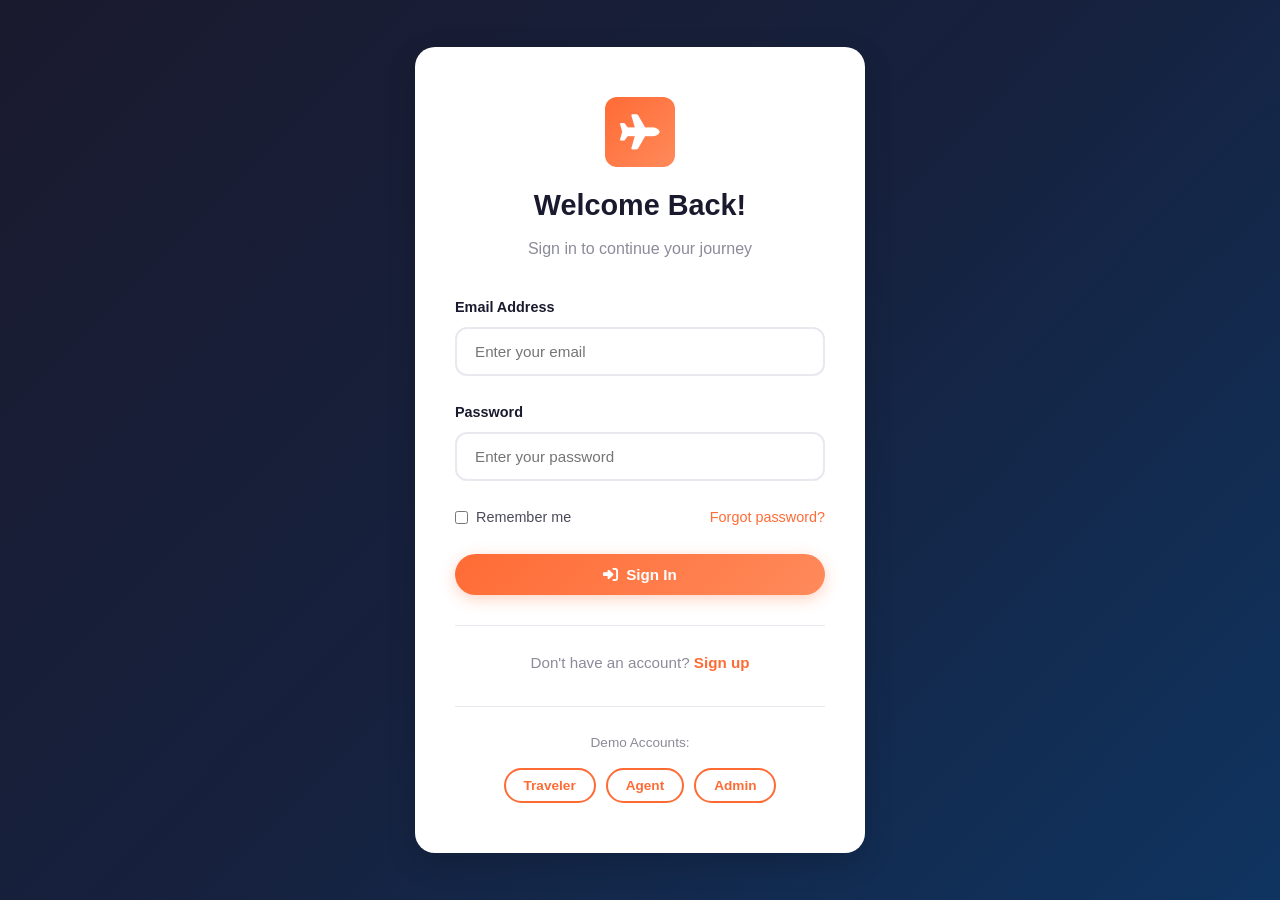
<file: frontend/admin-dashboard.html>
<!DOCTYPE html>
<html lang="en">
<head>
    <meta charset="UTF-8">
    <meta name="viewport" content="width=device-width, initial-scale=1.0">
    <title>Admin Dashboard - TourBook</title>
    <link rel="stylesheet" href="css/styles.css">
    <link rel="stylesheet" href="https://cdnjs.cloudflare.com/ajax/libs/font-awesome/6.4.0/css/all.min.css">
</head>
<body class="dashboard-page">
    <!-- Navigation -->
    <nav class="navbar">
        <div class="nav-container">
            <a href="index.html" class="logo">
                <div class="logo-icon">
                    <i class="fas fa-plane"></i>
                </div>
                Tour<span>Book</span>
            </a>
            <ul class="nav-links">
                <li><a href="index.html">Home</a></li>
                <li><a href="tours.html">Tours</a></li>
                <li><a href="admin-dashboard.html" class="active">Admin</a></li>
            </ul>
            <div class="nav-buttons" id="navAuthButtons">
                <a href="login.html" class="btn btn-outline btn-sm">Sign In</a>
            </div>
        </div>
    </nav>

    <!-- Dashboard Header -->
    <div class="dashboard-header">
        <div class="dashboard-header-content">
            <div>
                <h1>Admin Dashboard</h1>
                <p style="color: var(--gray);">Platform overview and management</p>
            </div>
            <button class="btn btn-primary" onclick="openAddAdminModal()">
                <i class="fas fa-user-plus"></i>
                Add Admin
            </button>
        </div>
    </div>

    <!-- Stats Grid -->
    <div class="dashboard-stats">
        <div class="stat-card">
            <div class="stat-card-icon blue">
                <i class="fas fa-users"></i>
            </div>
            <div class="stat-card-info">
                <h3 id="statUsers">0</h3>
                <p>Total Users</p>
            </div>
        </div>
        <div class="stat-card">
            <div class="stat-card-icon green">
                <i class="fas fa-map-marked-alt"></i>
            </div>
            <div class="stat-card-info">
                <h3 id="statTours">0</h3>
                <p>Active Tours</p>
            </div>
        </div>
        <div class="stat-card">
            <div class="stat-card-icon orange">
                <i class="fas fa-calendar-check"></i>
            </div>
            <div class="stat-card-info">
                <h3 id="statBookings">0</h3>
                <p>Total Bookings</p>
            </div>
        </div>
        <div class="stat-card">
            <div class="stat-card-icon purple">
                <i class="fas fa-dollar-sign"></i>
            </div>
            <div class="stat-card-info">
                <h3 id="statRevenue">$0</h3>
                <p>Total Revenue</p>
            </div>
        </div>
    </div>

    <!-- Dashboard Content -->
    <div class="dashboard-content">
        <div class="dashboard-tabs">
            <button class="dashboard-tab active" onclick="switchTab('overview')">Overview</button>
            <button class="dashboard-tab" onclick="switchTab('users')">Users</button>
            <button class="dashboard-tab" onclick="switchTab('tours')">Tours</button>
            <button class="dashboard-tab" onclick="switchTab('bookings')">Bookings</button>
            <button class="dashboard-tab" onclick="switchTab('payments')">Payments</button>
        </div>

        <!-- Overview Section -->
        <div id="overviewSection" class="dashboard-section">
            <h2 style="margin-bottom: 30px;">Platform Overview</h2>
            <div style="display: grid; grid-template-columns: repeat(auto-fit, minmax(300px, 1fr)); gap: 30px;">
                <div style="background: var(--light); border-radius: var(--radius-md); padding: 25px;">
                    <h3 style="font-size: 1.1rem; margin-bottom: 20px; color: var(--dark);">User Distribution</h3>
                    <div id="userDistribution">
                        <div class="loading"><div class="spinner"></div></div>
                    </div>
                </div>
                <div style="background: var(--light); border-radius: var(--radius-md); padding: 25px;">
                    <h3 style="font-size: 1.1rem; margin-bottom: 20px; color: var(--dark);">Booking Status</h3>
                    <div id="bookingStatus">
                        <div class="loading"><div class="spinner"></div></div>
                    </div>
                </div>
                <div style="background: var(--light); border-radius: var(--radius-md); padding: 25px;">
                    <h3 style="font-size: 1.1rem; margin-bottom: 20px; color: var(--dark);">Payment Methods</h3>
                    <div id="paymentMethods">
                        <div class="loading"><div class="spinner"></div></div>
                    </div>
                </div>
            </div>
        </div>

        <!-- Users Section -->
        <div id="usersSection" class="dashboard-section hidden">
            <div class="section-header-row">
                <h2>All Users</h2>
                <div style="display: flex; gap: 10px;">
                    <input type="text" id="userSearch" placeholder="Search users..." 
                        style="padding: 8px 15px; border: 2px solid var(--gray-lighter); border-radius: var(--radius-md);">
                    <select id="userRoleFilter" onchange="filterUsers()" style="padding: 8px 15px; border: 2px solid var(--gray-lighter); border-radius: var(--radius-md);">
                        <option value="">All Roles</option>
                        <option value="traveler">Traveler</option>
                        <option value="agent">Agent</option>
                        <option value="admin">Admin</option>
                    </select>
                </div>
            </div>
            <div id="usersTableContainer">
                <table class="data-table">
                    <thead>
                        <tr>
                            <th>User</th>
                            <th>Email</th>
                            <th>Role</th>
                            <th>Status</th>
                            <th>Joined</th>
                            <th>Actions</th>
                        </tr>
                    </thead>
                    <tbody id="usersTableBody">
                        <!-- Users loaded dynamically -->
                    </tbody>
                </table>
            </div>
        </div>

        <!-- Tours Section -->
        <div id="toursSection" class="dashboard-section hidden">
            <div class="section-header-row">
                <h2>All Tours</h2>
                <select id="adminTourStatusFilter" onchange="filterAdminTours()" style="padding: 8px 15px; border: 2px solid var(--gray-lighter); border-radius: var(--radius-md);">
                    <option value="">All Status</option>
                    <option value="true">Active</option>
                    <option value="false">Inactive</option>
                </select>
            </div>
            <div id="adminToursTableContainer">
                <table class="data-table">
                    <thead>
                        <tr>
                            <th>Tour</th>
                            <th>Agent</th>
                            <th>Location</th>
                            <th>Price</th>
                            <th>Slots</th>
                            <th>Status</th>
                            <th>Actions</th>
                        </tr>
                    </thead>
                    <tbody id="adminToursTableBody">
                        <!-- Tours loaded dynamically -->
                    </tbody>
                </table>
            </div>
        </div>

        <!-- Bookings Section -->
        <div id="bookingsSection" class="dashboard-section hidden">
            <div class="section-header-row">
                <h2>All Bookings</h2>
                <select id="adminBookingStatusFilter" onchange="filterAdminBookings()" style="padding: 8px 15px; border: 2px solid var(--gray-lighter); border-radius: var(--radius-md);">
                    <option value="">All Status</option>
                    <option value="pending">Pending</option>
                    <option value="confirmed">Confirmed</option>
                    <option value="completed">Completed</option>
                    <option value="cancelled">Cancelled</option>
                </select>
            </div>
            <div id="adminBookingsTableContainer">
                <table class="data-table">
                    <thead>
                        <tr>
                            <th>ID</th>
                            <th>Tour</th>
                            <th>Traveler</th>
                            <th>Seats</th>
                            <th>Amount</th>
                            <th>Status</th>
                            <th>Date</th>
                        </tr>
                    </thead>
                    <tbody id="adminBookingsTableBody">
                        <!-- Bookings loaded dynamically -->
                    </tbody>
                </table>
            </div>
        </div>

        <!-- Payments Section -->
        <div id="paymentsSection" class="dashboard-section hidden">
            <div class="section-header-row">
                <h2>Payment Records</h2>
            </div>
            <div id="paymentsTableContainer">
                <table class="data-table">
                    <thead>
                        <tr>
                            <th>Transaction ID</th>
                            <th>Booking</th>
                            <th>Amount</th>
                            <th>Method</th>
                            <th>Status</th>
                            <th>Date</th>
                        </tr>
                    </thead>
                    <tbody id="paymentsTableBody">
                        <!-- Payments loaded dynamically -->
                    </tbody>
                </table>
            </div>
        </div>
    </div>

    <!-- Add Admin Modal -->
    <div class="modal-overlay" id="addAdminModal">
        <div class="modal">
            <div class="modal-header">
                <h3><i class="fas fa-user-shield"></i> Add Admin User</h3>
                <button class="modal-close" onclick="closeAddAdminModal()">&times;</button>
            </div>
            <form id="addAdminForm">
                <div class="modal-body">
                    <div id="addAdminAlert"></div>
                    <div style="display: grid; grid-template-columns: 1fr 1fr; gap: 20px;">
                        <div class="form-group">
                            <label>First Name *</label>
                            <input type="text" id="adminFirstName" required>
                        </div>
                        <div class="form-group">
                            <label>Last Name *</label>
                            <input type="text" id="adminLastName" required>
                        </div>
                    </div>
                    <div class="form-group">
                        <label>Email Address *</label>
                        <input type="email" id="adminEmail" required>
                    </div>
                    <div class="form-group">
                        <label>Phone Number</label>
                        <input type="tel" id="adminPhone">
                    </div>
                    <div class="form-group">
                        <label>Password *</label>
                        <input type="password" id="adminPassword" required minlength="6">
                    </div>
                </div>
                <div class="modal-footer">
                    <button type="button" class="btn btn-outline" onclick="closeAddAdminModal()">Cancel</button>
                    <button type="submit" class="btn btn-primary" id="saveAdminBtn">
                        <i class="fas fa-save"></i>
                        Create Admin
                    </button>
                </div>
            </form>
        </div>
    </div>

    <script src="js/main.js"></script>
    <script>
        // Check authentication
        const token = localStorage.getItem('token');
        const user = JSON.parse(localStorage.getItem('user') || '{}');

        if (!token || user.role !== 'admin') {
            window.location.href = 'login.html';
        }

        let dashboardData = {};
        let allUsers = [];
        let allTours = [];
        let allBookings = [];
        let allPayments = [];

        // Load dashboard data
        async function loadDashboard() {
            try {
                // Load stats
                const statsRes = await fetch('/api/admin/dashboard', {
                    headers: { 'Authorization': `Bearer ${token}` }
                });
                dashboardData = await statsRes.json();

                // Update stats
                document.getElementById('statUsers').textContent = dashboardData.users?.total_users || 0;
                document.getElementById('statTours').textContent = dashboardData.tours?.active_tours || 0;
                document.getElementById('statBookings').textContent = dashboardData.bookings?.total || 0;
                document.getElementById('statRevenue').textContent = `$${(dashboardData.payments?.total_collected || 0).toFixed(0)}`;

                // Load detailed data
                const [usersRes, toursRes, bookingsRes, paymentsRes] = await Promise.all([
                    fetch('/api/admin/users', { headers: { 'Authorization': `Bearer ${token}` } }),
                    fetch('/api/admin/tours', { headers: { 'Authorization': `Bearer ${token}` } }),
                    fetch('/api/admin/bookings', { headers: { 'Authorization': `Bearer ${token}` } }),
                    fetch('/api/payments', { headers: { 'Authorization': `Bearer ${token}` } })
                ]);

                const usersData = await usersRes.json();
                const toursData = await toursRes.json();
                const bookingsData = await bookingsRes.json();
                const paymentsData = await paymentsRes.json();

                allUsers = usersData.users || [];
                allTours = toursData.tours || [];
                allBookings = bookingsData.bookings || [];
                allPayments = paymentsData.payments || [];

                renderOverview();
                renderUsers();
                renderAdminTours();
                renderAdminBookings();
                renderPayments();
            } catch (error) {
                console.error('Failed to load dashboard:', error);
            }
        }

        // Render overview charts
        function renderOverview() {
            // User distribution
            const userDist = dashboardData.users || {};
            document.getElementById('userDistribution').innerHTML = `
                <div style="display: flex; flex-direction: column; gap: 12px;">
                    <div style="display: flex; align-items: center; gap: 10px;">
                        <div style="width: 20px; height: 20px; background: var(--primary-color); border-radius: var(--radius-sm);"></div>
                        <span style="flex: 1;">Travelers</span>
                        <span style="font-weight: 600;">${userDist.travelers || 0}</span>
                    </div>
                    <div style="display: flex; align-items: center; gap: 10px;">
                        <div style="width: 20px; height: 20px; background: var(--secondary-color); border-radius: var(--radius-sm);"></div>
                        <span style="flex: 1;">Agents</span>
                        <span style="font-weight: 600;">${userDist.agents || 0}</span>
                    </div>
                    <div style="display: flex; align-items: center; gap: 10px;">
                        <div style="width: 20px; height: 20px; background: var(--accent-color); border-radius: var(--radius-sm);"></div>
                        <span style="flex: 1;">Admins</span>
                        <span style="font-weight: 600;">${userDist.admins || 0}</span>
                    </div>
                </div>
            `;

            // Booking status
            const bookingStats = dashboardData.bookings || {};
            document.getElementById('bookingStatus').innerHTML = `
                <div style="display: flex; flex-direction: column; gap: 12px;">
                    <div style="display: flex; align-items: center; gap: 10px;">
                        <div style="width: 20px; height: 20px; background: var(--warning-color); border-radius: var(--radius-sm);"></div>
                        <span style="flex: 1;">Pending</span>
                        <span style="font-weight: 600;">${bookingStats.pending || 0}</span>
                    </div>
                    <div style="display: flex; align-items: center; gap: 10px;">
                        <div style="width: 20px; height: 20px; background: var(--success-color); border-radius: var(--radius-sm);"></div>
                        <span style="flex: 1;">Confirmed</span>
                        <span style="font-weight: 600;">${bookingStats.confirmed || 0}</span>
                    </div>
                    <div style="display: flex; align-items: center; gap: 10px;">
                        <div style="width: 20px; height: 20px; background: var(--info-color); border-radius: var(--radius-sm);"></div>
                        <span style="flex: 1;">Completed</span>
                        <span style="font-weight: 600;">${bookingStats.completed || 0}</span>
                    </div>
                    <div style="display: flex; align-items: center; gap: 10px;">
                        <div style="width: 20px; height: 20px; background: var(--error-color); border-radius: var(--radius-sm);"></div>
                        <span style="flex: 1;">Cancelled</span>
                        <span style="font-weight: 600;">${bookingStats.cancelled || 0}</span>
                    </div>
                </div>
            `;

            // Payment methods
            const paymentStats = dashboardData.payments?.by_method || [];
            document.getElementById('paymentMethods').innerHTML = paymentStats.length > 0 ?
                paymentStats.map(m => `
                    <div style="display: flex; align-items: center; gap: 10px; margin-bottom: 12px;">
                        <div style="flex: 1;">${m.method.toUpperCase()}</div>
                        <span style="font-weight: 600;">$${m.total.toFixed(0)}</span>
                    </div>
                `).join('') :
                '<p style="color: var(--gray);">No payment data available</p>';
        }

        // Render users table
        function renderUsers() {
            const roleFilter = document.getElementById('userRoleFilter').value;
            const search = document.getElementById('userSearch').value.toLowerCase();
            
            let users = allUsers;
            if (roleFilter) users = users.filter(u => u.role === roleFilter);
            if (search) users = users.filter(u => 
                u.email.toLowerCase().includes(search) || 
                u.first_name.toLowerCase().includes(search) || 
                u.last_name.toLowerCase().includes(search)
            );

            const tbody = document.getElementById('usersTableBody');
            if (users.length === 0) {
                tbody.innerHTML = '<tr><td colspan="6" style="text-align: center; padding: 40px;">No users found</td></tr>';
                return;
            }

            tbody.innerHTML = users.map(user => `
                <tr>
                    <td>
                        <div style="display: flex; align-items: center; gap: 12px;">
                            <div style="width: 40px; height: 40px; background: var(--gradient-primary); border-radius: var(--radius-full); display: flex; align-items: center; justify-content: center; color: white; font-weight: 600;">
                                ${user.first_name.charAt(0)}${user.last_name.charAt(0)}
                            </div>
                            <div>
                                <div style="font-weight: 600;">${user.first_name} ${user.last_name}</div>
                            </div>
                        </div>
                    </td>
                    <td>${user.email}</td>
                    <td><span class="badge badge-${getRoleColor(user.role)}">${user.role}</span></td>
                    <td><span class="badge badge-${user.is_active ? 'success' : 'error'}">${user.is_active ? 'Active' : 'Inactive'}</span></td>
                    <td>${new Date(user.created_at).toLocaleDateString()}</td>
                    <td>
                        <div style="display: flex; gap: 8px;">
                            <button class="btn btn-sm ${user.is_active ? 'btn-outline' : 'btn-primary'}" onclick="toggleUserStatus('${user.uuid}', ${!user.is_active})">
                                ${user.is_active ? 'Deactivate' : 'Activate'}
                            </button>
                        </div>
                    </td>
                </tr>
            `).join('');
        }

        // Render tours table
        function renderAdminTours() {
            const statusFilter = document.getElementById('adminTourStatusFilter').value;
            let tours = allTours;
            
            if (statusFilter !== '') {
                const isActive = statusFilter === 'true';
                tours = tours.filter(t => t.is_active === isActive);
            }

            const tbody = document.getElementById('adminToursTableBody');
            if (tours.length === 0) {
                tbody.innerHTML = '<tr><td colspan="7" style="text-align: center; padding: 40px;">No tours found</td></tr>';
                return;
            }

            tbody.innerHTML = tours.map(tour => `
                <tr>
                    <td>
                        <div style="display: flex; align-items: center; gap: 12px;">
                            <img src="${tour.image_url || 'https://images.unsplash.com/photo-1469854523086-cc02fe5d8800?w=50&h=50&fit=crop'}" style="width: 45px; height: 45px; border-radius: var(--radius-sm); object-fit: cover;">
                            <div>
                                <div style="font-weight: 600;">${tour.title}</div>
                            </div>
                        </div>
                    </td>
                    <td>${tour.agent_name || 'Unknown'}</td>
                    <td>${tour.location}</td>
                    <td>$${tour.price_per_person}</td>
                    <td>${tour.available_slots}/${tour.total_slots}</td>
                    <td><span class="badge ${tour.is_active ? 'badge-success' : 'badge-error'}">${tour.is_active ? 'Active' : 'Inactive'}</span></td>
                    <td>
                        <button class="btn btn-sm" style="background: ${tour.is_active ? 'var(--error-color)' : 'var(--success-color)'}; color: white;" onclick="toggleAdminTourStatus('${tour.uuid}', ${!tour.is_active})">
                            ${tour.is_active ? 'Deactivate' : 'Activate'}
                        </button>
                    </td>
                </tr>
            `).join('');
        }

        // Render bookings table
        function renderAdminBookings() {
            const statusFilter = document.getElementById('adminBookingStatusFilter').value;
            let bookings = allBookings;
            if (statusFilter) bookings = bookings.filter(b => b.booking_status === statusFilter);

            const tbody = document.getElementById('adminBookingsTableBody');
            if (bookings.length === 0) {
                tbody.innerHTML = '<tr><td colspan="7" style="text-align: center; padding: 40px;">No bookings found</td></tr>';
                return;
            }

            tbody.innerHTML = bookings.map(booking => `
                <tr>
                    <td><code>${booking.uuid.substring(0, 8)}</code></td>
                    <td>${booking.tour_title}</td>
                    <td>${booking.traveler_name}</td>
                    <td>${booking.seats_booked}</td>
                    <td>$${booking.total_amount}</td>
                    <td><span class="badge badge-${getStatusColor(booking.booking_status)}">${booking.booking_status}</span></td>
                    <td>${new Date(booking.booking_date).toLocaleDateString()}</td>
                </tr>
            `).join('');
        }

        // Render payments table
        function renderPayments() {
            const tbody = document.getElementById('paymentsTableBody');
            if (allPayments.length === 0) {
                tbody.innerHTML = '<tr><td colspan="6" style="text-align: center; padding: 40px;">No payments found</td></tr>';
                return;
            }

            tbody.innerHTML = allPayments.map(payment => `
                <tr>
                    <td><code>${payment.transaction_id || 'N/A'}</code></td>
                    <td><code>${payment.booking_id}</code></td>
                    <td>$${payment.amount}</td>
                    <td>${payment.payment_method.toUpperCase()}</td>
                    <td><span class="badge badge-${getPaymentStatusColor(payment.payment_status)}">${payment.payment_status}</span></td>
                    <td>${payment.paid_at ? new Date(payment.paid_at).toLocaleDateString() : '-'}</td>
                </tr>
            `).join('');
        }

        // Helper functions
        function getRoleColor(role) {
            switch(role) {
                case 'admin': return 'error';
                case 'agent': return 'info';
                case 'traveler': return 'success';
                default: return '';
            }
        }

        function getStatusColor(status) {
            switch(status) {
                case 'confirmed': return 'success';
                case 'pending': return 'warning';
                case 'completed': return 'info';
                case 'cancelled': return 'error';
                default: return '';
            }
        }

        function getPaymentStatusColor(status) {
            switch(status) {
                case 'success': return 'success';
                case 'pending': return 'warning';
                case 'failed': return 'error';
                case 'refunded': return 'info';
                default: return '';
            }
        }

        // Tab switching
        function switchTab(tab) {
            document.querySelectorAll('.dashboard-tab').forEach(t => t.classList.remove('active'));
            event.target.classList.add('active');

            ['overview', 'users', 'tours', 'bookings', 'payments'].forEach(t => {
                document.getElementById(t + 'Section').classList.toggle('hidden', t !== tab);
            });
        }

        // Modal functions
        function openAddAdminModal() {
            document.getElementById('addAdminModal').classList.add('active');
        }

        function closeAddAdminModal() {
            document.getElementById('addAdminModal').classList.remove('active');
            document.getElementById('addAdminForm').reset();
            document.getElementById('addAdminAlert').innerHTML = '';
        }

        // Add admin
        document.getElementById('addAdminForm').addEventListener('submit', async (e) => {
            e.preventDefault();
            const btn = document.getElementById('saveAdminBtn');
            btn.disabled = true;
            btn.innerHTML = '<div class="spinner" style="width: 18px; height: 18px; border-width: 2px;"></div> Creating...';

            try {
                const response = await fetch('/api/admin/create-admin', {
                    method: 'POST',
                    headers: {
                        'Content-Type': 'application/json',
                        'Authorization': `Bearer ${token}`
                    },
                    body: JSON.stringify({
                        email: document.getElementById('adminEmail').value,
                        password: document.getElementById('adminPassword').value,
                        first_name: document.getElementById('adminFirstName').value,
                        last_name: document.getElementById('adminLastName').value,
                        phone: document.getElementById('adminPhone').value || null
                    })
                });

                const data = await response.json();

                if (response.ok) {
                    closeAddAdminModal();
                    loadDashboard();
                    alert('Admin user created successfully!');
                } else {
                    document.getElementById('addAdminAlert').innerHTML = `<div class="alert alert-error">${data.error}</div>`;
                }
            } catch (error) {
                document.getElementById('addAdminAlert').innerHTML = '<div class="alert alert-error">Failed to create admin</div>';
            } finally {
                btn.disabled = false;
                btn.innerHTML = '<i class="fas fa-save"></i> Create Admin';
            }
        });

        // Toggle user status
        async function toggleUserStatus(userId, activate) {
            if (!confirm(`Are you sure you want to ${activate ? 'activate' : 'deactivate'} this user?`)) return;

            try {
                const response = await fetch(`/api/admin/users/${userId}/status`, {
                    method: 'PUT',
                    headers: {
                        'Content-Type': 'application/json',
                        'Authorization': `Bearer ${token}`
                    },
                    body: JSON.stringify({ is_active: activate })
                });

                if (response.ok) {
                    loadDashboard();
                } else {
                    alert('Failed to update user status');
                }
            } catch (error) {
                alert('Network error');
            }
        }

        // Toggle tour status
        async function toggleAdminTourStatus(tourId, activate) {
            if (!confirm(`Are you sure you want to ${activate ? 'activate' : 'deactivate'} this tour?`)) return;

            try {
                const response = await fetch(`/api/tours/${tourId}`, {
                    method: 'PUT',
                    headers: {
                        'Content-Type': 'application/json',
                        'Authorization': `Bearer ${token}`
                    },
                    body: JSON.stringify({ is_active: activate })
                });

                if (response.ok) {
                    loadDashboard();
                } else {
                    alert('Failed to update tour status');
                }
            } catch (error) {
                alert('Network error');
            }
        }

        // Filter functions
        function filterUsers() {
            renderUsers();
        }

        function filterAdminTours() {
            renderAdminTours();
        }

        function filterAdminBookings() {
            renderAdminBookings();
        }

        // Search input handler
        document.getElementById('userSearch')?.addEventListener('input', renderUsers);

        // Initialize
        loadDashboard();
        updateNavigation();
    </script>
</body>
</html>
</file>
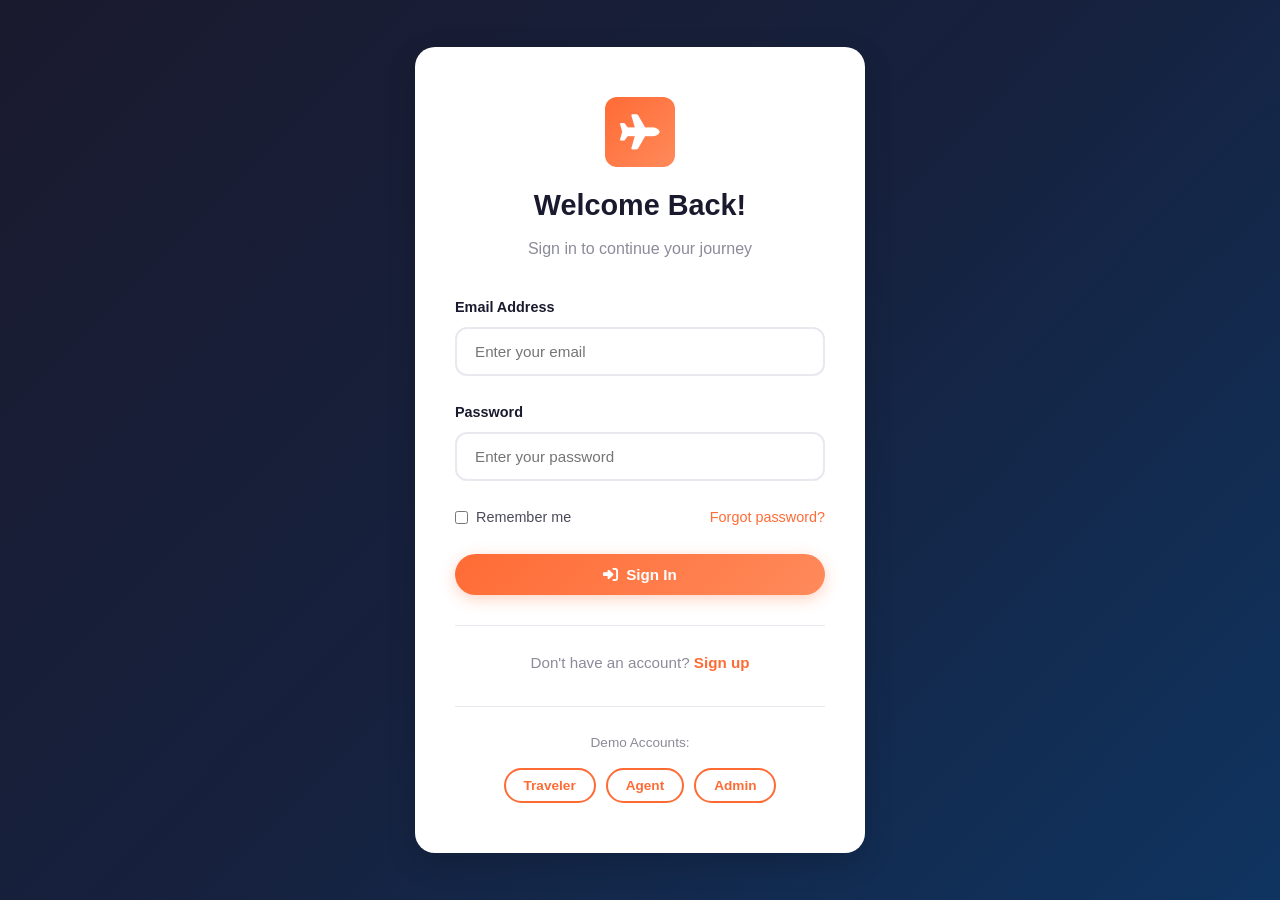
<file: frontend/agent-dashboard.html>
<!DOCTYPE html>
<html lang="en">
<head>
    <meta charset="UTF-8">
    <meta name="viewport" content="width=device-width, initial-scale=1.0">
    <title>Agent Dashboard - TourBook</title>
    <link rel="stylesheet" href="css/styles.css">
    <link rel="stylesheet" href="https://cdnjs.cloudflare.com/ajax/libs/font-awesome/6.4.0/css/all.min.css">
</head>
<body class="dashboard-page">
    <!-- Navigation -->
    <nav class="navbar">
        <div class="nav-container">
            <a href="index.html" class="logo">
                <div class="logo-icon">
                    <i class="fas fa-plane"></i>
                </div>
                Tour<span>Book</span>
            </a>
            <ul class="nav-links">
                <li><a href="index.html">Home</a></li>
                <li><a href="tours.html">Tours</a></li>
                <li><a href="agent-dashboard.html" class="active">Dashboard</a></li>
            </ul>
            <div class="nav-buttons" id="navAuthButtons">
                <a href="login.html" class="btn btn-outline btn-sm">Sign In</a>
            </div>
        </div>
    </nav>

    <!-- Dashboard Header -->
    <div class="dashboard-header">
        <div class="dashboard-header-content">
            <div>
                <h1>Agent Dashboard</h1>
                <p style="color: var(--gray);">Manage your tours and bookings</p>
            </div>
            <button class="btn btn-primary" onclick="openAddTourModal()">
                <i class="fas fa-plus"></i>
                Add New Tour
            </button>
        </div>
    </div>

    <!-- Stats -->
    <div class="dashboard-stats">
        <div class="stat-card">
            <div class="stat-card-icon blue">
                <i class="fas fa-map-marked-alt"></i>
            </div>
            <div class="stat-card-info">
                <h3 id="statTours">0</h3>
                <p>Active Tours</p>
            </div>
        </div>
        <div class="stat-card">
            <div class="stat-card-icon green">
                <i class="fas fa-calendar-check"></i>
            </div>
            <div class="stat-card-info">
                <h3 id="statBookings">0</h3>
                <p>Total Bookings</p>
            </div>
        </div>
        <div class="stat-card">
            <div class="stat-card-icon orange">
                <i class="fas fa-dollar-sign"></i>
            </div>
            <div class="stat-card-info">
                <h3 id="statRevenue">$0</h3>
                <p>Total Revenue</p>
            </div>
        </div>
        <div class="stat-card">
            <div class="stat-card-icon purple">
                <i class="fas fa-users"></i>
            </div>
            <div class="stat-card-info">
                <h3 id="statTravelers">0</h3>
                <p>Travelers Served</p>
            </div>
        </div>
    </div>

    <!-- Dashboard Content -->
    <div class="dashboard-content">
        <div class="dashboard-tabs">
            <button class="dashboard-tab active" onclick="switchTab('tours')">My Tours</button>
            <button class="dashboard-tab" onclick="switchTab('bookings')">Bookings</button>
        </div>

        <!-- Tours Section -->
        <div id="toursSection" class="dashboard-section">
            <div class="section-header-row">
                <h2>My Tours</h2>
                <div style="display: flex; gap: 10px;">
                    <select id="tourStatusFilter" onchange="filterTours()" style="padding: 8px 15px; border: 2px solid var(--gray-lighter); border-radius: var(--radius-md);">
                        <option value="">All Status</option>
                        <option value="active">Active</option>
                        <option value="inactive">Inactive</option>
                    </select>
                </div>
            </div>
            <div id="toursTableContainer">
                <table class="data-table">
                    <thead>
                        <tr>
                            <th>Tour</th>
                            <th>Location</th>
                            <th>Date</th>
                            <th>Price</th>
                            <th>Slots</th>
                            <th>Status</th>
                            <th>Actions</th>
                        </tr>
                    </thead>
                    <tbody id="toursTableBody">
                        <!-- Tours loaded dynamically -->
                    </tbody>
                </table>
            </div>
        </div>

        <!-- Bookings Section -->
        <div id="bookingsSection" class="dashboard-section hidden">
            <div class="section-header-row">
                <h2>All Bookings</h2>
                <select id="bookingStatusFilter" onchange="filterBookings()" style="padding: 8px 15px; border: 2px solid var(--gray-lighter); border-radius: var(--radius-md);">
                    <option value="">All Status</option>
                    <option value="pending">Pending</option>
                    <option value="confirmed">Confirmed</option>
                    <option value="completed">Completed</option>
                    <option value="cancelled">Cancelled</option>
                </select>
            </div>
            <div id="bookingsTableContainer">
                <table class="data-table">
                    <thead>
                        <tr>
                            <th>Booking ID</th>
                            <th>Tour</th>
                            <th>Traveler</th>
                            <th>Seats</th>
                            <th>Amount</th>
                            <th>Status</th>
                            <th>Date</th>
                            <th>Actions</th>
                        </tr>
                    </thead>
                    <tbody id="bookingsTableBody">
                        <!-- Bookings loaded dynamically -->
                    </tbody>
                </table>
            </div>
        </div>
    </div>

    <!-- Add Tour Modal -->
    <div class="modal-overlay" id="addTourModal">
        <div class="modal" style="max-width: 700px;">
            <div class="modal-header">
                <h3><i class="fas fa-plus-circle"></i> Add New Tour</h3>
                <button class="modal-close" onclick="closeAddTourModal()">&times;</button>
            </div>
            <form id="addTourForm">
                <div class="modal-body">
                    <div id="addTourAlert"></div>
                    <div style="display: grid; grid-template-columns: 1fr 1fr; gap: 20px;">
                        <div class="form-group">
                            <label>Tour Title *</label>
                            <input type="text" id="tourTitle" required placeholder="e.g., Bali Adventure Tour">
                        </div>
                        <div class="form-group">
                            <label>Location *</label>
                            <input type="text" id="tourLocation" required placeholder="e.g., Bali, Indonesia">
                        </div>
                    </div>
                    <div class="form-group">
                        <label>Description</label>
                        <textarea id="tourDescription" rows="3" placeholder="Describe the tour experience..."></textarea>
                    </div>
                    <div style="display: grid; grid-template-columns: 1fr 1fr 1fr; gap: 20px;">
                        <div class="form-group">
                            <label>Tour Type *</label>
                            <select id="tourType" required>
                                <option value="adventure">Adventure</option>
                                <option value="cultural">Cultural</option>
                                <option value="nature">Nature</option>
                                <option value="city">City</option>
                                <option value="beach">Beach</option>
                                <option value="wildlife">Wildlife</option>
                            </select>
                        </div>
                        <div class="form-group">
                            <label>Duration (days) *</label>
                            <input type="number" id="tourDuration" required min="1" value="3">
                        </div>
                        <div class="form-group">
                            <label>Total Slots *</label>
                            <input type="number" id="tourSlots" required min="1" value="20">
                        </div>
                    </div>
                    <div style="display: grid; grid-template-columns: 1fr 1fr; gap: 20px;">
                        <div class="form-group">
                            <label>Price per Person ($) *</label>
                            <input type="number" id="tourPrice" required min="0" step="0.01" placeholder="199.99">
                        </div>
                        <div class="form-group">
                            <label>Tour Date *</label>
                            <input type="datetime-local" id="tourDate" required>
                        </div>
                    </div>
                    <div class="form-group">
                        <label>Image URL</label>
                        <input type="url" id="tourImage" placeholder="https://example.com/image.jpg">
                    </div>
                </div>
                <div class="modal-footer">
                    <button type="button" class="btn btn-outline" onclick="closeAddTourModal()">Cancel</button>
                    <button type="submit" class="btn btn-primary" id="saveTourBtn">
                        <i class="fas fa-save"></i>
                        Save Tour
                    </button>
                </div>
            </form>
        </div>
    </div>

    <!-- Edit Tour Modal -->
    <div class="modal-overlay" id="editTourModal">
        <div class="modal" style="max-width: 700px;">
            <div class="modal-header">
                <h3><i class="fas fa-edit"></i> Edit Tour</h3>
                <button class="modal-close" onclick="closeEditTourModal()">&times;</button>
            </div>
            <form id="editTourForm">
                <input type="hidden" id="editTourId">
                <div class="modal-body">
                    <div id="editTourAlert"></div>
                    <div style="display: grid; grid-template-columns: 1fr 1fr; gap: 20px;">
                        <div class="form-group">
                            <label>Tour Title *</label>
                            <input type="text" id="editTourTitle" required>
                        </div>
                        <div class="form-group">
                            <label>Location *</label>
                            <input type="text" id="editTourLocation" required>
                        </div>
                    </div>
                    <div class="form-group">
                        <label>Description</label>
                        <textarea id="editTourDescription" rows="3"></textarea>
                    </div>
                    <div style="display: grid; grid-template-columns: 1fr 1fr 1fr; gap: 20px;">
                        <div class="form-group">
                            <label>Tour Type *</label>
                            <select id="editTourType" required>
                                <option value="adventure">Adventure</option>
                                <option value="cultural">Cultural</option>
                                <option value="nature">Nature</option>
                                <option value="city">City</option>
                                <option value="beach">Beach</option>
                                <option value="wildlife">Wildlife</option>
                            </select>
                        </div>
                        <div class="form-group">
                            <label>Duration (days) *</label>
                            <input type="number" id="editTourDuration" required min="1">
                        </div>
                        <div class="form-group">
                            <label>Total Slots *</label>
                            <input type="number" id="editTourSlots" required min="1">
                        </div>
                    </div>
                    <div style="display: grid; grid-template-columns: 1fr 1fr; gap: 20px;">
                        <div class="form-group">
                            <label>Price per Person ($) *</label>
                            <input type="number" id="editTourPrice" required min="0" step="0.01">
                        </div>
                        <div class="form-group">
                            <label>Tour Date *</label>
                            <input type="datetime-local" id="editTourDate" required>
                        </div>
                    </div>
                    <div class="form-group">
                        <label>Image URL</label>
                        <input type="url" id="editTourImage">
                    </div>
                </div>
                <div class="modal-footer">
                    <button type="button" class="btn btn-outline" onclick="closeEditTourModal()">Cancel</button>
                    <button type="submit" class="btn btn-primary" id="updateTourBtn">
                        <i class="fas fa-save"></i>
                        Update Tour
                    </button>
                </div>
            </form>
        </div>
    </div>

    <script src="js/main.js"></script>
    <script>
        // Check authentication
        const token = localStorage.getItem('token');
        const user = JSON.parse(localStorage.getItem('user') || '{}');

        if (!token || user.role !== 'agent') {
            window.location.href = 'login.html';
        }

        let allTours = [];
        let allBookings = [];

        // Load dashboard data
        async function loadDashboard() {
            try {
                // Load tours
                const toursRes = await fetch('/api/tours/my-tours', {
                    headers: { 'Authorization': `Bearer ${token}` }
                });
                const toursData = await toursRes.json();
                allTours = toursData.tours || [];

                // Load bookings
                const bookingsRes = await fetch('/api/bookings', {
                    headers: { 'Authorization': `Bearer ${token}` }
                });
                const bookingsData = await bookingsRes.json();
                allBookings = bookingsData.bookings || [];

                updateStats();
                renderTours();
                renderBookings();
            } catch (error) {
                console.error('Failed to load dashboard:', error);
            }
        }

        // Update statistics
        function updateStats() {
            const activeTours = allTours.filter(t => t.is_active).length;
            const totalRevenue = allBookings
                .filter(b => ['confirmed', 'completed'].includes(b.booking_status))
                .reduce((sum, b) => sum + b.total_amount, 0);
            const totalTravelers = allBookings
                .filter(b => ['confirmed', 'completed'].includes(b.booking_status))
                .reduce((sum, b) => sum + b.seats_booked, 0);

            document.getElementById('statTours').textContent = activeTours;
            document.getElementById('statBookings').textContent = allBookings.length;
            document.getElementById('statRevenue').textContent = `$${totalRevenue.toFixed(0)}`;
            document.getElementById('statTravelers').textContent = totalTravelers;
        }

        // Render tours table
        function renderTours() {
            const statusFilter = document.getElementById('tourStatusFilter').value;
            let tours = allTours;

            if (statusFilter) {
                tours = tours.filter(t => statusFilter === 'active' ? t.is_active : !t.is_active);
            }

            const tbody = document.getElementById('toursTableBody');
            
            if (tours.length === 0) {
                tbody.innerHTML = '<tr><td colspan="7" style="text-align: center; padding: 40px;">No tours found</td></tr>';
                return;
            }

            tbody.innerHTML = tours.map(tour => `
                <tr>
                    <td>
                        <div style="display: flex; align-items: center; gap: 12px;">
                            <img src="${tour.image_url || 'https://images.unsplash.com/photo-1469854523086-cc02fe5d8800?w=60&h=60&fit=crop'}" 
                                style="width: 50px; height: 50px; border-radius: var(--radius-sm); object-fit: cover;">
                            <div>
                                <div style="font-weight: 600;">${tour.title}</div>
                                <div style="font-size: 0.85rem; color: var(--gray);">${tour.tour_type}</div>
                            </div>
                        </div>
                    </td>
                    <td>${tour.location}</td>
                    <td>${new Date(tour.tour_date).toLocaleDateString()}</td>
                    <td>$${tour.price_per_person}</td>
                    <td>${tour.available_slots}/${tour.total_slots}</td>
                    <td><span class="badge ${tour.is_active ? 'badge-success' : 'badge-error'}">${tour.is_active ? 'Active' : 'Inactive'}</span></td>
                    <td>
                        <div style="display: flex; gap: 8px;">
                            <button class="btn btn-sm btn-outline" onclick="editTour('${tour.uuid}')" title="Edit">
                                <i class="fas fa-edit"></i>
                            </button>
                            <button class="btn btn-sm btn-outline" onclick="viewTour('${tour.uuid}')" title="View">
                                <i class="fas fa-eye"></i>
                            </button>
                            <button class="btn btn-sm" style="background: ${tour.is_active ? 'var(--error-color)' : 'var(--success-color)'}; color: white;" 
                                onclick="toggleTourStatus('${tour.uuid}', ${!tour.is_active})" title="${tour.is_active ? 'Deactivate' : 'Activate'}">
                                <i class="fas fa-${tour.is_active ? 'times' : 'check'}"></i>
                            </button>
                        </div>
                    </td>
                </tr>
            `).join('');
        }

        // Render bookings table
        function renderBookings() {
            const statusFilter = document.getElementById('bookingStatusFilter').value;
            let bookings = allBookings;

            if (statusFilter) {
                bookings = bookings.filter(b => b.booking_status === statusFilter);
            }

            const tbody = document.getElementById('bookingsTableBody');
            
            if (bookings.length === 0) {
                tbody.innerHTML = '<tr><td colspan="8" style="text-align: center; padding: 40px;">No bookings found</td></tr>';
                return;
            }

            tbody.innerHTML = bookings.map(booking => `
                <tr>
                    <td><code>${booking.uuid.substring(0, 8)}</code></td>
                    <td>${booking.tour_title}</td>
                    <td>${booking.traveler_name}</td>
                    <td>${booking.seats_booked}</td>
                    <td>$${booking.total_amount}</td>
                    <td><span class="badge badge-${getStatusColor(booking.booking_status)}">${booking.booking_status}</span></td>
                    <td>${new Date(booking.booking_date).toLocaleDateString()}</td>
                    <td>
                        <div style="display: flex; gap: 8px;">
                            ${booking.booking_status === 'pending' ? `
                                <button class="btn btn-sm btn-primary" onclick="confirmBooking('${booking.uuid}')">Confirm</button>
                            ` : ''}
                            ${booking.booking_status === 'confirmed' ? `
                                <button class="btn btn-sm btn-secondary" onclick="completeBooking('${booking.uuid}')">Complete</button>
                            ` : ''}
                        </div>
                    </td>
                </tr>
            `).join('');
        }

        // Get status badge color
        function getStatusColor(status) {
            switch(status) {
                case 'confirmed': return 'success';
                case 'pending': return 'warning';
                case 'completed': return 'info';
                case 'cancelled': return 'error';
                default: return '';
            }
        }

        // Switch tab
        function switchTab(tab) {
            document.querySelectorAll('.dashboard-tab').forEach(t => t.classList.remove('active'));
            event.target.classList.add('active');

            if (tab === 'tours') {
                document.getElementById('toursSection').classList.remove('hidden');
                document.getElementById('bookingsSection').classList.add('hidden');
            } else {
                document.getElementById('toursSection').classList.add('hidden');
                document.getElementById('bookingsSection').classList.remove('hidden');
            }
        }

        // Modal functions
        function openAddTourModal() {
            document.getElementById('addTourModal').classList.add('active');
            // Set minimum date to today
            document.getElementById('tourDate').min = new Date().toISOString().slice(0, 16);
        }

        function closeAddTourModal() {
            document.getElementById('addTourModal').classList.remove('active');
            document.getElementById('addTourForm').reset();
            document.getElementById('addTourAlert').innerHTML = '';
        }

        function closeEditTourModal() {
            document.getElementById('editTourModal').classList.remove('active');
            document.getElementById('editTourAlert').innerHTML = '';
        }

        // Add tour
        document.getElementById('addTourForm').addEventListener('submit', async (e) => {
            e.preventDefault();
            const btn = document.getElementById('saveTourBtn');
            btn.disabled = true;
            btn.innerHTML = '<div class="spinner" style="width: 18px; height: 18px; border-width: 2px;"></div> Saving...';

            try {
                const response = await fetch('/api/tours', {
                    method: 'POST',
                    headers: {
                        'Content-Type': 'application/json',
                        'Authorization': `Bearer ${token}`
                    },
                    body: JSON.stringify({
                        title: document.getElementById('tourTitle').value,
                        description: document.getElementById('tourDescription').value,
                        location: document.getElementById('tourLocation').value,
                        tour_type: document.getElementById('tourType').value,
                        duration_days: parseInt(document.getElementById('tourDuration').value),
                        total_slots: parseInt(document.getElementById('tourSlots').value),
                        price_per_person: parseFloat(document.getElementById('tourPrice').value),
                        tour_date: document.getElementById('tourDate').value,
                        image_url: document.getElementById('tourImage').value || null
                    })
                });

                const data = await response.json();

                if (response.ok) {
                    closeAddTourModal();
                    loadDashboard();
                    alert('Tour created successfully!');
                } else {
                    document.getElementById('addTourAlert').innerHTML = `<div class="alert alert-error">${data.error}</div>`;
                }
            } catch (error) {
                document.getElementById('addTourAlert').innerHTML = '<div class="alert alert-error">Failed to create tour</div>';
            } finally {
                btn.disabled = false;
                btn.innerHTML = '<i class="fas fa-save"></i> Save Tour';
            }
        });

        // Edit tour
        function editTour(tourId) {
            const tour = allTours.find(t => t.uuid === tourId);
            if (!tour) return;

            document.getElementById('editTourId').value = tourId;
            document.getElementById('editTourTitle').value = tour.title;
            document.getElementById('editTourLocation').value = tour.location;
            document.getElementById('editTourDescription').value = tour.description || '';
            document.getElementById('editTourType').value = tour.tour_type;
            document.getElementById('editTourDuration').value = tour.duration_days;
            document.getElementById('editTourSlots').value = tour.total_slots;
            document.getElementById('editTourPrice').value = tour.price_per_person;
            document.getElementById('editTourDate').value = tour.tour_date.slice(0, 16);
            document.getElementById('editTourImage').value = tour.image_url || '';

            document.getElementById('editTourModal').classList.add('active');
        }

        document.getElementById('editTourForm').addEventListener('submit', async (e) => {
            e.preventDefault();
            const btn = document.getElementById('updateTourBtn');
            const tourId = document.getElementById('editTourId').value;
            
            btn.disabled = true;
            btn.innerHTML = '<div class="spinner" style="width: 18px; height: 18px; border-width: 2px;"></div> Updating...';

            try {
                const response = await fetch(`/api/tours/${tourId}`, {
                    method: 'PUT',
                    headers: {
                        'Content-Type': 'application/json',
                        'Authorization': `Bearer ${token}`
                    },
                    body: JSON.stringify({
                        title: document.getElementById('editTourTitle').value,
                        description: document.getElementById('editTourDescription').value,
                        location: document.getElementById('editTourLocation').value,
                        tour_type: document.getElementById('editTourType').value,
                        duration_days: parseInt(document.getElementById('editTourDuration').value),
                        total_slots: parseInt(document.getElementById('editTourSlots').value),
                        price_per_person: parseFloat(document.getElementById('editTourPrice').value),
                        tour_date: document.getElementById('editTourDate').value,
                        image_url: document.getElementById('editTourImage').value || null
                    })
                });

                const data = await response.json();

                if (response.ok) {
                    closeEditTourModal();
                    loadDashboard();
                    alert('Tour updated successfully!');
                } else {
                    document.getElementById('editTourAlert').innerHTML = `<div class="alert alert-error">${data.error}</div>`;
                }
            } catch (error) {
                document.getElementById('editTourAlert').innerHTML = '<div class="alert alert-error">Failed to update tour</div>';
            } finally {
                btn.disabled = false;
                btn.innerHTML = '<i class="fas fa-save"></i> Update Tour';
            }
        });

        // View tour
        function viewTour(tourId) {
            window.open(`tour-details.html?id=${tourId}`, '_blank');
        }

        // Toggle tour status
        async function toggleTourStatus(tourId, activate) {
            if (!confirm(`Are you sure you want to ${activate ? 'activate' : 'deactivate'} this tour?`)) return;

            try {
                const response = await fetch(`/api/tours/${tourId}`, {
                    method: 'PUT',
                    headers: {
                        'Content-Type': 'application/json',
                        'Authorization': `Bearer ${token}`
                    },
                    body: JSON.stringify({ is_active: activate })
                });

                if (response.ok) {
                    loadDashboard();
                } else {
                    alert('Failed to update tour status');
                }
            } catch (error) {
                alert('Network error');
            }
        }

        // Confirm booking
        async function confirmBooking(bookingId) {
            try {
                const response = await fetch(`/api/bookings/${bookingId}/confirm`, {
                    method: 'POST',
                    headers: { 'Authorization': `Bearer ${token}` }
                });

                if (response.ok) {
                    loadDashboard();
                } else {
                    alert('Failed to confirm booking');
                }
            } catch (error) {
                alert('Network error');
            }
        }

        // Complete booking
        async function completeBooking(bookingId) {
            try {
                const response = await fetch(`/api/bookings/${bookingId}/complete`, {
                    method: 'POST',
                    headers: { 'Authorization': `Bearer ${token}` }
                });

                if (response.ok) {
                    loadDashboard();
                } else {
                    alert('Failed to complete booking');
                }
            } catch (error) {
                alert('Network error');
            }
        }

        // Filter functions
        function filterTours() {
            renderTours();
        }

        function filterBookings() {
            renderBookings();
        }

        // Initialize
        loadDashboard();
        updateNavigation();
    </script>
</body>
</html>
</file>
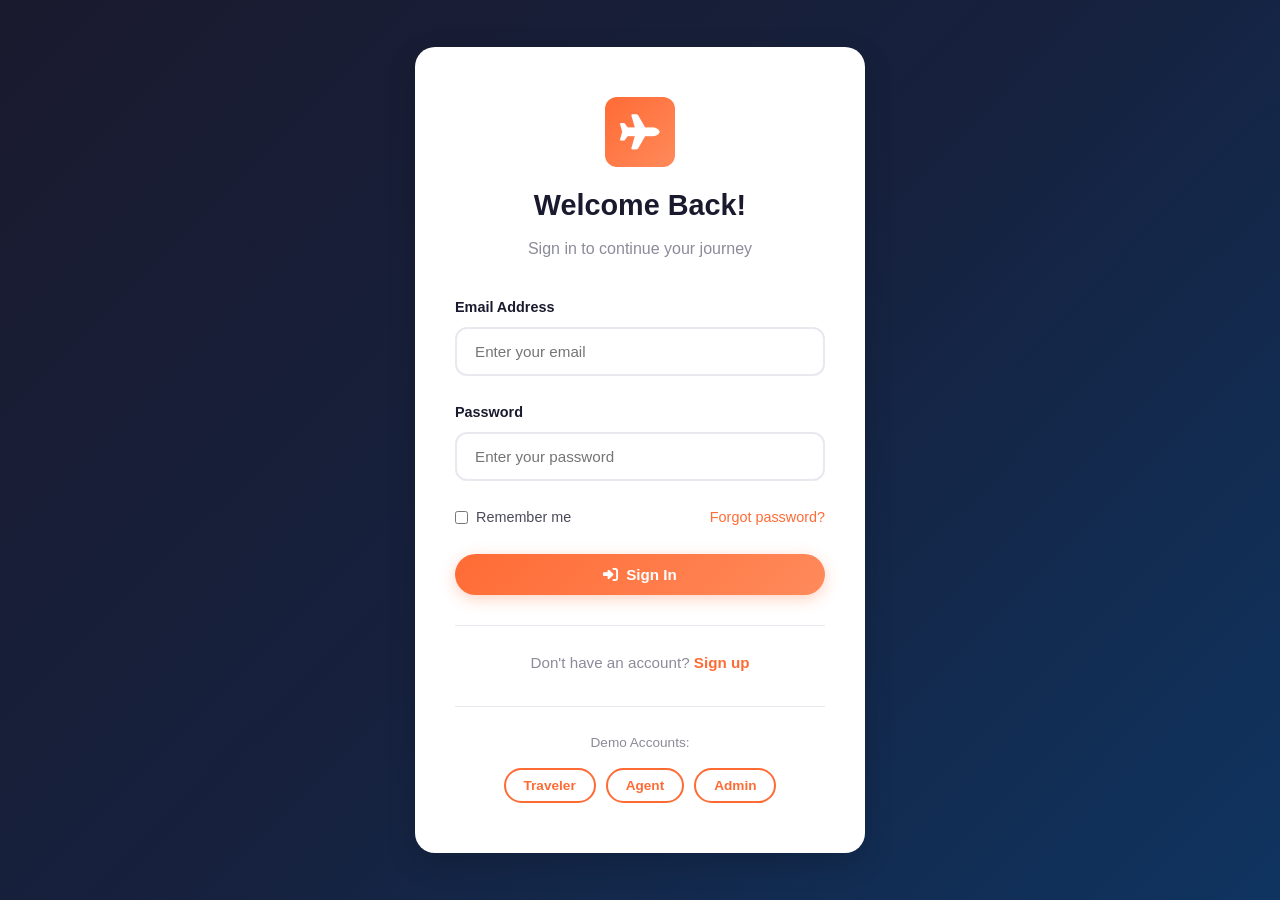
<file: frontend/bookings.html>
<!DOCTYPE html>
<html lang="en">
<head>
    <meta charset="UTF-8">
    <meta name="viewport" content="width=device-width, initial-scale=1.0">
    <title>My Bookings - TourBook</title>
    <link rel="stylesheet" href="css/styles.css">
    <link rel="stylesheet" href="https://cdnjs.cloudflare.com/ajax/libs/font-awesome/6.4.0/css/all.min.css">
</head>
<body class="dashboard-page">
    <!-- Navigation -->
    <nav class="navbar">
        <div class="nav-container">
            <a href="index.html" class="logo">
                <div class="logo-icon">
                    <i class="fas fa-plane"></i>
                </div>
                Tour<span>Book</span>
            </a>
            <ul class="nav-links">
                <li><a href="index.html">Home</a></li>
                <li><a href="tours.html">Tours</a></li>
                <li><a href="wishlist.html">Wishlist</a></li>
                <li><a href="bookings.html" class="active">Bookings</a></li>
            </ul>
            <div class="nav-buttons" id="navAuthButtons">
                <a href="login.html" class="btn btn-outline btn-sm">Sign In</a>
                <a href="register.html" class="btn btn-primary btn-sm">Sign Up</a>
            </div>
        </div>
    </nav>

    <!-- Dashboard Header -->
    <div class="dashboard-header">
        <div class="dashboard-header-content">
            <div>
                <h1>My Bookings</h1>
                <p style="color: var(--gray);">View and manage your tour bookings</p>
            </div>
            <a href="tours.html" class="btn btn-primary">
                <i class="fas fa-search"></i>
                Find More Tours
            </a>
        </div>
    </div>

    <!-- Stats -->
    <div class="dashboard-stats">
        <div class="stat-card">
            <div class="stat-card-icon blue">
                <i class="fas fa-calendar"></i>
            </div>
            <div class="stat-card-info">
                <h3 id="statTotal">0</h3>
                <p>Total Bookings</p>
            </div>
        </div>
        <div class="stat-card">
            <div class="stat-card-icon orange">
                <i class="fas fa-clock"></i>
            </div>
            <div class="stat-card-info">
                <h3 id="statPending">0</h3>
                <p>Pending</p>
            </div>
        </div>
        <div class="stat-card">
            <div class="stat-card-icon green">
                <i class="fas fa-check-circle"></i>
            </div>
            <div class="stat-card-info">
                <h3 id="statConfirmed">0</h3>
                <p>Confirmed</p>
            </div>
        </div>
        <div class="stat-card">
            <div class="stat-card-icon purple">
                <i class="fas fa-star"></i>
            </div>
            <div class="stat-card-info">
                <h3 id="statCompleted">0</h3>
                <p>Completed</p>
            </div>
        </div>
    </div>

    <!-- Bookings Content -->
    <div class="dashboard-content">
        <div class="dashboard-tabs">
            <button class="dashboard-tab active" onclick="switchTab('all')">All Bookings</button>
            <button class="dashboard-tab" onclick="switchTab('pending')">Pending</button>
            <button class="dashboard-tab" onclick="switchTab('confirmed')">Confirmed</button>
            <button class="dashboard-tab" onclick="switchTab('completed')">Completed</button>
            <button class="dashboard-tab" onclick="switchTab('cancelled')">Cancelled</button>
        </div>

        <div class="dashboard-section">
            <div id="bookingsContent">
                <div class="loading">
                    <div class="spinner"></div>
                </div>
            </div>
        </div>
    </div>

    <!-- Review Modal -->
    <div class="modal-overlay" id="reviewModal">
        <div class="modal" style="max-width: 500px;">
            <div class="modal-header">
                <h3><i class="fas fa-star"></i> Write a Review</h3>
                <button class="modal-close" onclick="closeReviewModal()">&times;</button>
            </div>
            <form id="reviewForm">
                <input type="hidden" id="reviewBookingId">
                <div class="modal-body">
                    <div id="reviewAlert"></div>
                    <div style="text-align: center; margin-bottom: 25px;">
                        <p style="margin-bottom: 15px; color: var(--gray-dark);">How was your experience?</p>
                        <div id="starRating" style="font-size: 2rem; cursor: pointer;">
                            <i class="far fa-star" data-rating="1"></i>
                            <i class="far fa-star" data-rating="2"></i>
                            <i class="far fa-star" data-rating="3"></i>
                            <i class="far fa-star" data-rating="4"></i>
                            <i class="far fa-star" data-rating="5"></i>
                        </div>
                        <input type="hidden" id="ratingValue" required>
                    </div>
                    <div class="form-group">
                        <label>Your Review</label>
                        <textarea id="reviewComment" rows="4" placeholder="Share your experience with this tour..." required></textarea>
                    </div>
                </div>
                <div class="modal-footer">
                    <button type="button" class="btn btn-outline" onclick="closeReviewModal()">Cancel</button>
                    <button type="submit" class="btn btn-primary" id="submitReviewBtn">
                        <i class="fas fa-paper-plane"></i>
                        Submit Review
                    </button>
                </div>
            </form>
        </div>
    </div>

    <!-- Footer -->
    <footer class="footer">
        <div class="footer-grid">
            <div class="footer-brand">
                <a href="index.html" class="logo" style="color: white;">
                    <div class="logo-icon">
                        <i class="fas fa-plane"></i>
                    </div>
                    Tour<span>Book</span>
                </a>
                <p>Your trusted partner for discovering and booking amazing travel experiences.</p>
                <div class="social-links">
                    <a href="#"><i class="fab fa-facebook-f"></i></a>
                    <a href="#"><i class="fab fa-twitter"></i></a>
                    <a href="#"><i class="fab fa-instagram"></i></a>
                    <a href="#"><i class="fab fa-linkedin-in"></i></a>
                </div>
            </div>
            <div class="footer-links">
                <h4>For Travelers</h4>
                <ul>
                    <li><a href="tours.html">Browse Tours</a></li>
                    <li><a href="wishlist.html">My Wishlist</a></li>
                    <li><a href="bookings.html">My Bookings</a></li>
                </ul>
            </div>
            <div class="footer-links">
                <h4>For Agents</h4>
                <ul>
                    <li><a href="register.html?role=agent">Become an Agent</a></li>
                    <li><a href="agent-dashboard.html">Dashboard</a></li>
                </ul>
            </div>
            <div class="footer-links">
                <h4>Company</h4>
                <ul>
                    <li><a href="about.html">About Us</a></li>
                    <li><a href="contact.html">Contact</a></li>
                </ul>
            </div>
        </div>
        <div class="footer-bottom">
            <p>&copy; 2026 TourBook. All rights reserved.</p>
        </div>
    </footer>

    <script src="js/main.js"></script>
    <script>
        // Check authentication
        const token = localStorage.getItem('token');
        const user = JSON.parse(localStorage.getItem('user') || '{}');
        
        if (!token || user.role !== 'traveler') {
            window.location.href = 'login.html?redirect=' + encodeURIComponent(window.location.href);
        }

        let allBookings = [];
        let currentTab = 'all';

        // Load bookings
        async function loadBookings() {
            try {
                const [bookingsRes, statsRes] = await Promise.all([
                    fetch('/api/bookings', { headers: { 'Authorization': `Bearer ${token}` } }),
                    fetch('/api/bookings/stats', { headers: { 'Authorization': `Bearer ${token}` } })
                ]);
                
                const bookingsData = await bookingsRes.json();
                const statsData = await statsRes.json();
                
                allBookings = bookingsData.bookings || [];
                
                // Update stats
                const stats = statsData.stats || {};
                document.getElementById('statTotal').textContent = stats.total || 0;
                document.getElementById('statPending').textContent = stats.pending || 0;
                document.getElementById('statConfirmed').textContent = stats.confirmed || 0;
                document.getElementById('statCompleted').textContent = stats.completed || 0;
                
                renderBookings();
            } catch (error) {
                document.getElementById('bookingsContent').innerHTML = `
                    <div class="empty-state">
                        <i class="fas fa-exclamation-circle"></i>
                        <h3>Error loading bookings</h3>
                        <button onclick="loadBookings()" class="btn btn-primary">Try Again</button>
                    </div>
                `;
            }
        }

        // Render bookings
        function renderBookings() {
            const container = document.getElementById('bookingsContent');
            
            let bookings = allBookings;
            if (currentTab !== 'all') {
                bookings = bookings.filter(b => b.booking_status === currentTab);
            }
            
            if (bookings.length === 0) {
                container.innerHTML = `
                    <div class="empty-state">
                        <i class="fas fa-calendar-times"></i>
                        <h3>No ${currentTab} bookings</h3>
                        <p>${currentTab === 'all' ? 'Start exploring tours and make your first booking!' : `You don't have any ${currentTab} bookings.`}</p>
                        ${currentTab === 'all' || currentTab === 'cancelled' ? '<a href="tours.html" class="btn btn-primary">Browse Tours</a>' : ''}
                    </div>
                `;
                return;
            }
            
            container.innerHTML = `
                <table class="data-table">
                    <thead>
                        <tr>
                            <th>Tour</th>
                            <th>Booking ID</th>
                            <th>Seats</th>
                            <th>Total</th>
                            <th>Status</th>
                            <th>Date</th>
                            <th>Actions</th>
                        </tr>
                    </thead>
                    <tbody>
                        ${bookings.map(booking => `
                            <tr>
                                <td>
                                    <div style="display: flex; align-items: center; gap: 12px;">
                                        <img src="https://images.unsplash.com/photo-1469854523086-cc02fe5d8800?w=60&h=60&fit=crop" style="width: 50px; height: 50px; border-radius: var(--radius-sm); object-fit: cover;">
                                        <div>
                                            <div style="font-weight: 600;">${booking.tour_title}</div>
                                            <div style="font-size: 0.85rem; color: var(--gray);">${booking.tour_location}</div>
                                        </div>
                                    </div>
                                </td>
                                <td><code>${booking.uuid.substring(0, 8).toUpperCase()}</code></td>
                                <td>${booking.seats_booked}</td>
                                <td style="font-weight: 600;">$${booking.total_amount}</td>
                                <td><span class="badge badge-${getStatusColor(booking.booking_status)}">${booking.booking_status}</span></td>
                                <td>${new Date(booking.booking_date).toLocaleDateString()}</td>
                                <td>
                                    <div style="display: flex; gap: 8px;">
                                        ${booking.booking_status === 'pending' ? `
                                            <a href="payment.html?booking=${booking.uuid}" class="btn btn-sm btn-primary">Pay Now</a>
                                            <button onclick="cancelBooking('${booking.uuid}')" class="btn btn-sm btn-outline" style="color: var(--error-color);">Cancel</button>
                                        ` : ''}
                                        ${booking.booking_status === 'confirmed' ? `
                                            <span style="font-size: 0.85rem; color: var(--gray);">Awaiting tour</span>
                                        ` : ''}
                                        ${booking.can_review ? `
                                            <button onclick="openReviewModal('${booking.uuid}')" class="btn btn-sm btn-secondary">
                                                <i class="fas fa-star"></i> Review
                                            </button>
                                        ` : ''}
                                    </div>
                                </td>
                            </tr>
                        `).join('')}
                    </tbody>
                </table>
            `;
        }

        // Get status badge color
        function getStatusColor(status) {
            switch(status) {
                case 'confirmed': return 'success';
                case 'pending': return 'warning';
                case 'completed': return 'info';
                case 'cancelled': return 'error';
                default: return '';
            }
        }

        // Switch tab
        function switchTab(tab) {
            currentTab = tab;
            document.querySelectorAll('.dashboard-tab').forEach(t => t.classList.remove('active'));
            event.target.classList.add('active');
            renderBookings();
        }

        // Cancel booking
        async function cancelBooking(bookingId) {
            if (!confirm('Are you sure you want to cancel this booking?')) return;
            
            try {
                const response = await fetch(`/api/bookings/${bookingId}/cancel`, {
                    method: 'POST',
                    headers: { 'Authorization': `Bearer ${token}` }
                });
                
                if (response.ok) {
                    showToast('Booking cancelled successfully', 'info');
                    loadBookings();
                } else {
                    const data = await response.json();
                    showToast(data.error || 'Failed to cancel booking', 'error');
                }
            } catch (error) {
                showToast('Network error', 'error');
            }
        }

        // Review modal
        function openReviewModal(bookingId) {
            document.getElementById('reviewBookingId').value = bookingId;
            document.getElementById('reviewModal').classList.add('active');
            document.getElementById('ratingValue').value = '';
            document.getElementById('reviewComment').value = '';
            updateStarDisplay(0);
        }

        function closeReviewModal() {
            document.getElementById('reviewModal').classList.remove('active');
        }

        // Star rating
        document.getElementById('starRating')?.addEventListener('click', (e) => {
            if (e.target.dataset.rating) {
                const rating = parseInt(e.target.dataset.rating);
                document.getElementById('ratingValue').value = rating;
                updateStarDisplay(rating);
            }
        });

        function updateStarDisplay(rating) {
            const stars = document.querySelectorAll('#starRating i');
            stars.forEach((star, index) => {
                if (index < rating) {
                    star.classList.remove('far');
                    star.classList.add('fas');
                    star.style.color = 'var(--accent-color)';
                } else {
                    star.classList.remove('fas');
                    star.classList.add('far');
                    star.style.color = 'var(--gray-light)';
                }
            });
        }

        // Submit review
        document.getElementById('reviewForm')?.addEventListener('submit', async (e) => {
            e.preventDefault();
            
            const rating = document.getElementById('ratingValue').value;
            if (!rating) {
                document.getElementById('reviewAlert').innerHTML = '<div class="alert alert-error">Please select a rating</div>';
                return;
            }
            
            const btn = document.getElementById('submitReviewBtn');
            btn.disabled = true;
            btn.innerHTML = '<div class="spinner" style="width: 18px; height: 18px; border-width: 2px;"></div> Submitting...';
            
            try {
                const response = await fetch('/api/reviews', {
                    method: 'POST',
                    headers: {
                        'Content-Type': 'application/json',
                        'Authorization': `Bearer ${token}`
                    },
                    body: JSON.stringify({
                        booking_id: document.getElementById('reviewBookingId').value,
                        rating: parseInt(rating),
                        comment: document.getElementById('reviewComment').value
                    })
                });
                
                const data = await response.json();
                
                if (response.ok) {
                    closeReviewModal();
                    showToast('Review submitted successfully!', 'success');
                    loadBookings();
                } else {
                    document.getElementById('reviewAlert').innerHTML = `<div class="alert alert-error">${data.error}</div>`;
                    btn.disabled = false;
                    btn.innerHTML = '<i class="fas fa-paper-plane"></i> Submit Review';
                }
            } catch (error) {
                document.getElementById('reviewAlert').innerHTML = '<div class="alert alert-error">Failed to submit review</div>';
                btn.disabled = false;
                btn.innerHTML = '<i class="fas fa-paper-plane"></i> Submit Review';
            }
        });

        // Initialize
        loadBookings();
        updateNavigation();
    </script>
</body>
</html>
</file>
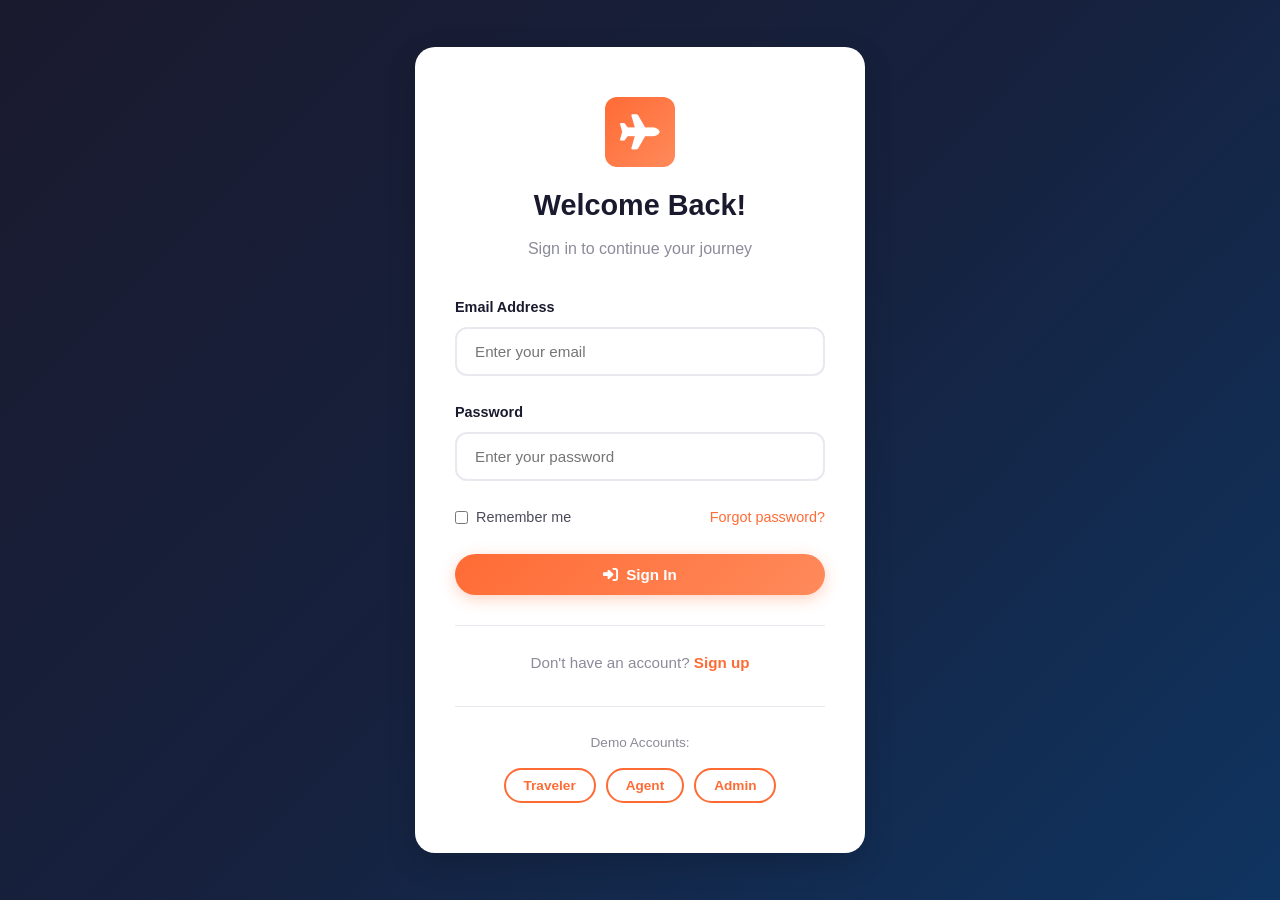
<file: frontend/login.html>
<!DOCTYPE html>
<html lang="en">
<head>
    <meta charset="UTF-8">
    <meta name="viewport" content="width=device-width, initial-scale=1.0">
    <title>Sign In - TourBook</title>
    <link rel="stylesheet" href="css/styles.css">
    <link rel="stylesheet" href="https://cdnjs.cloudflare.com/ajax/libs/font-awesome/6.4.0/css/all.min.css">
</head>
<body>
    <div class="auth-page">
        <div class="auth-container">
            <div class="auth-logo">
                <a href="index.html" class="logo" style="display: inline-flex;">
                    <div class="logo-icon">
                        <i class="fas fa-plane"></i>
                    </div>
                </a>
                <h2>Welcome Back!</h2>
                <p>Sign in to continue your journey</p>
            </div>

            <div id="loginAlert"></div>

            <form id="loginForm">
                <div class="form-group">
                    <label for="email">Email Address</label>
                    <input type="email" id="email" name="email" placeholder="Enter your email" required>
                </div>

                <div class="form-group">
                    <label for="password">Password</label>
                    <input type="password" id="password" name="password" placeholder="Enter your password" required>
                </div>

                <div style="display: flex; justify-content: space-between; align-items: center; margin-bottom: 25px;">
                    <label style="display: flex; align-items: center; gap: 8px; cursor: pointer; font-size: 0.9rem; color: var(--gray-dark);">
                        <input type="checkbox" id="rememberMe" style="width: auto;">
                        Remember me
                    </label>
                    <a href="#" style="font-size: 0.9rem; color: var(--primary-color); text-decoration: none; font-weight: 500;">Forgot password?</a>
                </div>

                <button type="submit" class="btn btn-primary btn-full" id="loginBtn">
                    <i class="fas fa-sign-in-alt"></i>
                    Sign In
                </button>
            </form>

            <div class="form-footer">
                <p>Don't have an account? <a href="register.html">Sign up</a></p>
            </div>

            <div style="text-align: center; margin-top: 30px; padding-top: 25px; border-top: 1px solid var(--gray-lighter);">
                <p style="font-size: 0.85rem; color: var(--gray); margin-bottom: 15px;">Demo Accounts:</p>
                <div style="display: flex; gap: 10px; justify-content: center; flex-wrap: wrap;">
                    <button type="button" onclick="fillDemo('traveler')" class="btn btn-outline btn-sm">
                        Traveler
                    </button>
                    <button type="button" onclick="fillDemo('agent')" class="btn btn-outline btn-sm">
                        Agent
                    </button>
                    <button type="button" onclick="fillDemo('admin')" class="btn btn-outline btn-sm">
                        Admin
                    </button>
                </div>
            </div>
        </div>
    </div>

    <script>
        // Demo account credentials
        const demoAccounts = {
            traveler: { email: 'traveler@demo.com', password: 'traveler123' },
            agent: { email: 'agent@demo.com', password: 'agent123' },
            admin: { email: 'admin@demo.com', password: 'admin123' }
        };

        function fillDemo(role) {
            document.getElementById('email').value = demoAccounts[role].email;
            document.getElementById('password').value = demoAccounts[role].password;
        }

        // Login form handler
        document.getElementById('loginForm').addEventListener('submit', async (e) => {
            e.preventDefault();
            
            const submitBtn = document.getElementById('loginBtn');
            const alertDiv = document.getElementById('loginAlert');
            
            submitBtn.disabled = true;
            submitBtn.innerHTML = '<div class="spinner" style="width: 20px; height: 20px; border-width: 2px;"></div> Signing in...';
            
            try {
                const response = await fetch('/api/auth/login', {
                    method: 'POST',
                    headers: { 'Content-Type': 'application/json' },
                    body: JSON.stringify({
                        email: document.getElementById('email').value,
                        password: document.getElementById('password').value
                    })
                });
                
                const data = await response.json();
                
                if (response.ok) {
                    localStorage.setItem('token', data.access_token);
                    localStorage.setItem('user', JSON.stringify(data.user));
                    
                    alertDiv.innerHTML = '<div class="alert alert-success"><i class="fas fa-check-circle"></i> Login successful! Redirecting...</div>';
                    
                    // Redirect based on role
                    setTimeout(() => {
                        if (data.user.role === 'admin') {
                            window.location.href = 'admin-dashboard.html';
                        } else if (data.user.role === 'agent') {
                            window.location.href = 'agent-dashboard.html';
                        } else {
                            window.location.href = 'index.html';
                        }
                    }, 1000);
                } else {
                    alertDiv.innerHTML = `<div class="alert alert-error"><i class="fas fa-exclamation-circle"></i> ${data.error || 'Login failed'}</div>`;
                    submitBtn.disabled = false;
                    submitBtn.innerHTML = '<i class="fas fa-sign-in-alt"></i> Sign In';
                }
            } catch (error) {
                alertDiv.innerHTML = '<div class="alert alert-error"><i class="fas fa-exclamation-circle"></i> Network error. Please try again.</div>';
                submitBtn.disabled = false;
                submitBtn.innerHTML = '<i class="fas fa-sign-in-alt"></i> Sign In';
            }
        });
    </script>
</body>
</html>
</file>
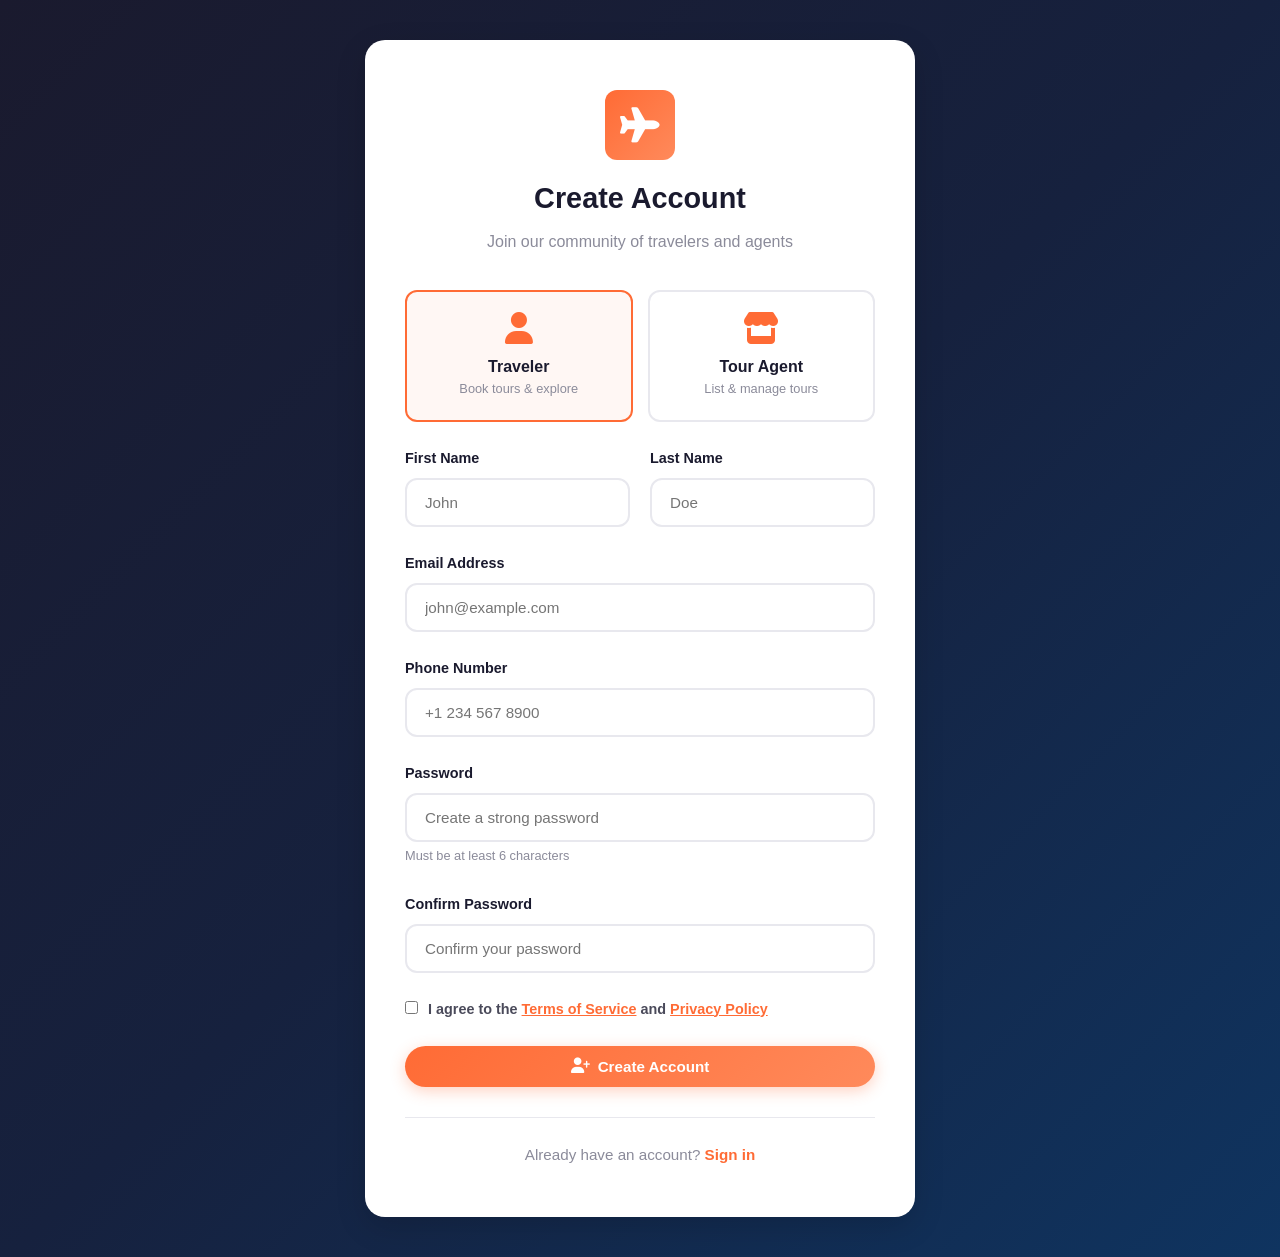
<file: frontend/register.html>
<!DOCTYPE html>
<html lang="en">
<head>
    <meta charset="UTF-8">
    <meta name="viewport" content="width=device-width, initial-scale=1.0">
    <title>Sign Up - TourBook</title>
    <link rel="stylesheet" href="css/styles.css">
    <link rel="stylesheet" href="https://cdnjs.cloudflare.com/ajax/libs/font-awesome/6.4.0/css/all.min.css">
</head>
<body>
    <div class="auth-page">
        <div class="auth-container" style="max-width: 550px;">
            <div class="auth-logo">
                <a href="index.html" class="logo" style="display: inline-flex;">
                    <div class="logo-icon">
                        <i class="fas fa-plane"></i>
                    </div>
                </a>
                <h2>Create Account</h2>
                <p>Join our community of travelers and agents</p>
            </div>

            <div id="registerAlert"></div>

            <form id="registerForm">
                <div class="role-selector">
                    <div class="role-option" data-role="traveler" onclick="selectRole('traveler')">
                        <i class="fas fa-user"></i>
                        <h4>Traveler</h4>
                        <p>Book tours & explore</p>
                    </div>
                    <div class="role-option" data-role="agent" onclick="selectRole('agent')">
                        <i class="fas fa-store"></i>
                        <h4>Tour Agent</h4>
                        <p>List & manage tours</p>
                    </div>
                </div>
                <input type="hidden" id="role" name="role" value="traveler">

                <div class="form-row">
                    <div class="form-group">
                        <label for="firstName">First Name</label>
                        <input type="text" id="firstName" name="firstName" placeholder="John" required>
                    </div>
                    <div class="form-group">
                        <label for="lastName">Last Name</label>
                        <input type="text" id="lastName" name="lastName" placeholder="Doe" required>
                    </div>
                </div>

                <div class="form-group">
                    <label for="email">Email Address</label>
                    <input type="email" id="email" name="email" placeholder="john@example.com" required>
                </div>

                <div class="form-group">
                    <label for="phone">Phone Number</label>
                    <input type="tel" id="phone" name="phone" placeholder="+1 234 567 8900">
                </div>

                <div class="form-group">
                    <label for="password">Password</label>
                    <input type="password" id="password" name="password" placeholder="Create a strong password" required minlength="6">
                    <small style="color: var(--gray); font-size: 0.8rem;">Must be at least 6 characters</small>
                </div>

                <div class="form-group">
                    <label for="confirmPassword">Confirm Password</label>
                    <input type="password" id="confirmPassword" name="confirmPassword" placeholder="Confirm your password" required>
                </div>

                <div class="form-group">
                    <label style="display: flex; align-items: flex-start; gap: 10px; cursor: pointer; font-size: 0.9rem; color: var(--gray-dark);">
                        <input type="checkbox" id="terms" required style="width: auto; margin-top: 3px;">
                        <span>I agree to the <a href="#" style="color: var(--primary-color);">Terms of Service</a> and <a href="#" style="color: var(--primary-color);">Privacy Policy</a></span>
                    </label>
                </div>

                <button type="submit" class="btn btn-primary btn-full" id="registerBtn">
                    <i class="fas fa-user-plus"></i>
                    Create Account
                </button>
            </form>

            <div class="form-footer">
                <p>Already have an account? <a href="login.html">Sign in</a></p>
            </div>
        </div>
    </div>

    <script>
        // Select role
        function selectRole(role) {
            document.querySelectorAll('.role-option').forEach(opt => opt.classList.remove('selected'));
            document.querySelector(`.role-option[data-role="${role}"]`).classList.add('selected');
            document.getElementById('role').value = role;
        }

        // Check URL for role parameter
        const urlParams = new URLSearchParams(window.location.search);
        const roleParam = urlParams.get('role');
        if (roleParam === 'agent') {
            selectRole('agent');
        } else {
            selectRole('traveler');
        }

        // Register form handler
        document.getElementById('registerForm').addEventListener('submit', async (e) => {
            e.preventDefault();
            
            const submitBtn = document.getElementById('registerBtn');
            const alertDiv = document.getElementById('registerAlert');
            
            // Validate passwords match
            const password = document.getElementById('password').value;
            const confirmPassword = document.getElementById('confirmPassword').value;
            
            if (password !== confirmPassword) {
                alertDiv.innerHTML = '<div class="alert alert-error"><i class="fas fa-exclamation-circle"></i> Passwords do not match</div>';
                return;
            }
            
            submitBtn.disabled = true;
            submitBtn.innerHTML = '<div class="spinner" style="width: 20px; height: 20px; border-width: 2px;"></div> Creating account...';
            
            try {
                const response = await fetch('/api/auth/register', {
                    method: 'POST',
                    headers: { 'Content-Type': 'application/json' },
                    body: JSON.stringify({
                        email: document.getElementById('email').value,
                        password: password,
                        first_name: document.getElementById('firstName').value,
                        last_name: document.getElementById('lastName').value,
                        phone: document.getElementById('phone').value || null,
                        role: document.getElementById('role').value
                    })
                });
                
                const data = await response.json();
                
                if (response.ok) {
                    alertDiv.innerHTML = '<div class="alert alert-success"><i class="fas fa-check-circle"></i> Account created successfully! Redirecting to login...</div>';
                    setTimeout(() => {
                        window.location.href = 'login.html';
                    }, 2000);
                } else {
                    alertDiv.innerHTML = `<div class="alert alert-error"><i class="fas fa-exclamation-circle"></i> ${data.error || 'Registration failed'}</div>`;
                    submitBtn.disabled = false;
                    submitBtn.innerHTML = '<i class="fas fa-user-plus"></i> Create Account';
                }
            } catch (error) {
                alertDiv.innerHTML = '<div class="alert alert-error"><i class="fas fa-exclamation-circle"></i> Network error. Please try again.</div>';
                submitBtn.disabled = false;
                submitBtn.innerHTML = '<i class="fas fa-user-plus"></i> Create Account';
            }
        });
    </script>
</body>
</html>
</file>
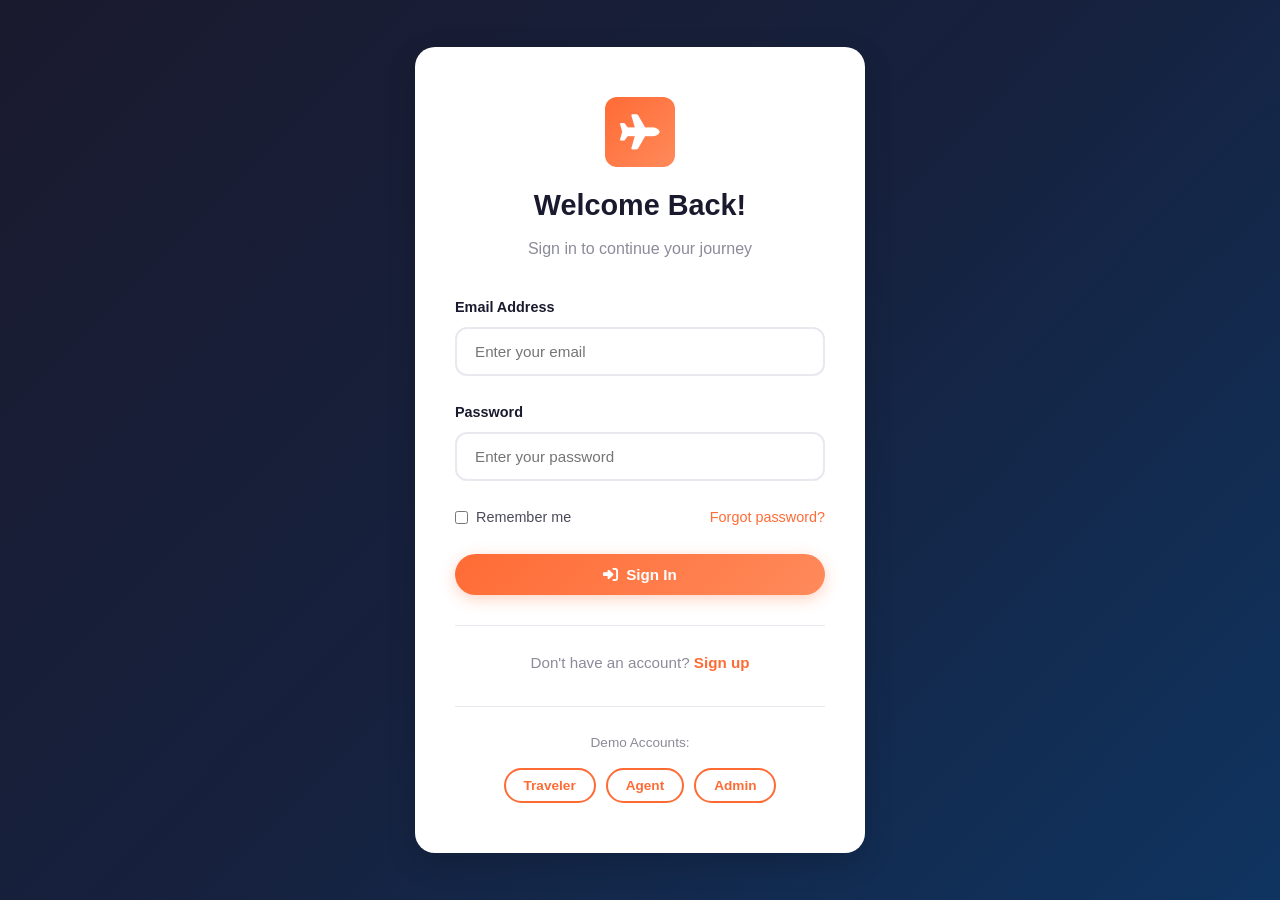
<file: frontend/wishlist.html>
<!DOCTYPE html>
<html lang="en">
<head>
    <meta charset="UTF-8">
    <meta name="viewport" content="width=device-width, initial-scale=1.0">
    <title>My Wishlist - TourBook</title>
    <link rel="stylesheet" href="css/styles.css">
    <link rel="stylesheet" href="https://cdnjs.cloudflare.com/ajax/libs/font-awesome/6.4.0/css/all.min.css">
</head>
<body style="padding-top: 90px;">
    <!-- Navigation -->
    <nav class="navbar">
        <div class="nav-container">
            <a href="index.html" class="logo">
                <div class="logo-icon">
                    <i class="fas fa-plane"></i>
                </div>
                Tour<span>Book</span>
            </a>
            <ul class="nav-links">
                <li><a href="index.html">Home</a></li>
                <li><a href="tours.html">Tours</a></li>
                <li><a href="wishlist.html" class="active">Wishlist</a></li>
                <li><a href="bookings.html">Bookings</a></li>
            </ul>
            <div class="nav-buttons" id="navAuthButtons">
                <a href="login.html" class="btn btn-outline btn-sm">Sign In</a>
                <a href="register.html" class="btn btn-primary btn-sm">Sign Up</a>
            </div>
        </div>
    </nav>

    <!-- Page Header -->
    <section class="section" style="padding-bottom: 30px;">
        <div style="max-width: 1400px; margin: 0 auto; padding: 0 5%;">
            <h1 style="font-size: 2.5rem; font-weight: 700; color: var(--dark); margin-bottom: 10px;">My Wishlist</h1>
            <p style="color: var(--gray); font-size: 1.1rem;">Save your favorite tours for later</p>
        </div>
    </section>

    <!-- Wishlist Content -->
    <section class="section" style="padding-top: 0;">
        <div style="max-width: 1400px; margin: 0 auto; padding: 0 5%;">
            <div id="wishlistContent">
                <div class="loading">
                    <div class="spinner"></div>
                </div>
            </div>
        </div>
    </section>

    <!-- Footer -->
    <footer class="footer">
        <div class="footer-grid">
            <div class="footer-brand">
                <a href="index.html" class="logo" style="color: white;">
                    <div class="logo-icon">
                        <i class="fas fa-plane"></i>
                    </div>
                    Tour<span>Book</span>
                </a>
                <p>Your trusted partner for discovering and booking amazing travel experiences.</p>
                <div class="social-links">
                    <a href="#"><i class="fab fa-facebook-f"></i></a>
                    <a href="#"><i class="fab fa-twitter"></i></a>
                    <a href="#"><i class="fab fa-instagram"></i></a>
                    <a href="#"><i class="fab fa-linkedin-in"></i></a>
                </div>
            </div>
            <div class="footer-links">
                <h4>For Travelers</h4>
                <ul>
                    <li><a href="tours.html">Browse Tours</a></li>
                    <li><a href="wishlist.html">My Wishlist</a></li>
                    <li><a href="bookings.html">My Bookings</a></li>
                </ul>
            </div>
            <div class="footer-links">
                <h4>For Agents</h4>
                <ul>
                    <li><a href="register.html?role=agent">Become an Agent</a></li>
                    <li><a href="agent-dashboard.html">Dashboard</a></li>
                </ul>
            </div>
            <div class="footer-links">
                <h4>Company</h4>
                <ul>
                    <li><a href="about.html">About Us</a></li>
                    <li><a href="contact.html">Contact</a></li>
                </ul>
            </div>
        </div>
        <div class="footer-bottom">
            <p>&copy; 2026 TourBook. All rights reserved.</p>
        </div>
    </footer>

    <script src="js/main.js"></script>
    <script>
        // Check authentication
        const token = localStorage.getItem('token');
        if (!token) {
            window.location.href = 'login.html?redirect=' + encodeURIComponent(window.location.href);
        }

        // Load wishlist
        async function loadWishlist() {
            try {
                const response = await fetch('/api/wishlist', {
                    headers: { 'Authorization': `Bearer ${token}` }
                });
                
                const data = await response.json();
                
                if (!response.ok) {
                    throw new Error(data.error || 'Failed to load wishlist');
                }
                
                renderWishlist(data.wishlist || []);
            } catch (error) {
                document.getElementById('wishlistContent').innerHTML = `
                    <div class="empty-state">
                        <i class="fas fa-exclamation-circle"></i>
                        <h3>Error loading wishlist</h3>
                        <p>${error.message}</p>
                        <button onclick="loadWishlist()" class="btn btn-primary">Try Again</button>
                    </div>
                `;
            }
        }

        // Render wishlist
        function renderWishlist(wishlist) {
            const container = document.getElementById('wishlistContent');
            
            if (wishlist.length === 0) {
                container.innerHTML = `
                    <div class="empty-state">
                        <i class="fas fa-heart" style="color: var(--gray-light);"></i>
                        <h3>Your wishlist is empty</h3>
                        <p>Start exploring and save tours you love!</p>
                        <a href="tours.html" class="btn btn-primary">Explore Tours</a>
                    </div>
                `;
                return;
            }
            
            container.innerHTML = `
                <div style="display: flex; justify-content: space-between; align-items: center; margin-bottom: 30px;">
                    <p style="color: var(--gray);">${wishlist.length} tour${wishlist.length !== 1 ? 's' : ''} saved</p>
                    <button onclick="clearWishlist()" class="btn btn-outline btn-sm" style="color: var(--error-color); border-color: var(--error-color);">
                        <i class="fas fa-trash"></i>
                        Clear All
                    </button>
                </div>
                <div class="tours-grid">
                    ${wishlist.map(item => `
                        <div class="tour-card">
                            <div class="tour-image">
                                <img src="${item.tour?.image_url || 'https://images.unsplash.com/photo-1469854523086-cc02fe5d8800?w=400&h=300&fit=crop'}" alt="${item.tour?.title || 'Tour'}">
                                <span class="tour-badge">${item.tour?.tour_type || 'Tour'}</span>
                                <button class="tour-wishlist active" onclick="removeFromWishlist('${item.tour?.uuid}', this)" title="Remove from wishlist">
                                    <i class="fas fa-heart"></i>
                                </button>
                            </div>
                            <div class="tour-content">
                                <div class="tour-location">
                                    <i class="fas fa-map-marker-alt"></i>
                                    ${item.tour?.location || 'Unknown'}
                                </div>
                                <h3 class="tour-title">${item.tour?.title || 'Untitled Tour'}</h3>
                                <div class="tour-meta">
                                    <div class="tour-meta-item">
                                        <i class="fas fa-clock"></i>
                                        ${item.tour?.duration_days || 0} days
                                    </div>
                                    <div class="tour-meta-item">
                                        <i class="fas fa-users"></i>
                                        ${item.tour?.available_slots || 0} slots left
                                    </div>
                                </div>
                                <div class="tour-rating">
                                    <span class="stars">${'★'.repeat(Math.round(item.tour?.avg_rating || 0))}${'☆'.repeat(5 - Math.round(item.tour?.avg_rating || 0))}</span>
                                    <span>(${item.tour?.avg_rating || '0.0'})</span>
                                </div>
                                <div class="tour-footer">
                                    <div class="tour-price">
                                        <span class="label">From</span>
                                        <span class="amount">$${item.tour?.price_per_person || 0}</span>
                                    </div>
                                    <a href="tour-details.html?id=${item.tour?.uuid}" class="btn btn-primary btn-sm">View Details</a>
                                </div>
                            </div>
                        </div>
                    `).join('')}
                </div>
            `;
        }

        // Remove from wishlist
        async function removeFromWishlist(tourId, btn) {
            try {
                const response = await fetch(`/api/wishlist/${tourId}`, {
                    method: 'DELETE',
                    headers: { 'Authorization': `Bearer ${token}` }
                });
                
                if (response.ok) {
                    btn.closest('.tour-card').remove();
                    showToast('Removed from wishlist', 'info');
                    
                    // Check if wishlist is now empty
                    const remaining = document.querySelectorAll('.tour-card');
                    if (remaining.length === 0) {
                        loadWishlist();
                    }
                }
            } catch (error) {
                showToast('Failed to remove from wishlist', 'error');
            }
        }

        // Clear wishlist
        async function clearWishlist() {
            if (!confirm('Are you sure you want to clear your entire wishlist?')) return;
            
            try {
                const response = await fetch('/api/wishlist/clear', {
                    method: 'POST',
                    headers: { 'Authorization': `Bearer ${token}` }
                });
                
                if (response.ok) {
                    showToast('Wishlist cleared', 'info');
                    loadWishlist();
                }
            } catch (error) {
                showToast('Failed to clear wishlist', 'error');
            }
        }

        // Initialize
        loadWishlist();
        updateNavigation();
    </script>
</body>
</html>
</file>
<file: frontend/css/styles.css>
/* ========================================
   Tour Recommendation & Booking System
   Modern CSS with Beautiful Color Palette
   ======================================== */

/* CSS Variables for Consistent Theming */
:root {
    /* Primary Colors - Vibrant Orange-Red */
    --primary-color: #FF6B35;
    --primary-dark: #E55A28;
    --primary-light: #FF8A5B;
    
    /* Secondary Colors - Deep Teal */
    --secondary-color: #004E89;
    --secondary-dark: #003B6B;
    --secondary-light: #1A6DA3;
    
    /* Accent Colors - Golden Yellow */
    --accent-color: #FFC857;
    --accent-dark: #E5B24D;
    
    /* Success, Error, Warning */
    --success-color: #28A745;
    --error-color: #DC3545;
    --warning-color: #FFC107;
    --info-color: #17A2B8;
    
    /* Neutral Colors */
    --dark: #1A1A2E;
    --dark-secondary: #16213E;
    --gray-dark: #4A4A5A;
    --gray: #8B8B9A;
    --gray-light: #D1D1DB;
    --gray-lighter: #E8E8EE;
    --light: #F8F9FA;
    --white: #FFFFFF;
    
    /* Gradients */
    --gradient-primary: linear-gradient(135deg, #FF6B35 0%, #FF8A5B 100%);
    --gradient-secondary: linear-gradient(135deg, #004E89 0%, #1A6DA3 100%);
    --gradient-hero: linear-gradient(135deg, #1A1A2E 0%, #16213E 50%, #0F3460 100%);
    --gradient-card: linear-gradient(180deg, #FFFFFF 0%, #F8F9FA 100%);
    
    /* Shadows */
    --shadow-sm: 0 2px 4px rgba(0, 0, 0, 0.05);
    --shadow-md: 0 4px 12px rgba(0, 0, 0, 0.1);
    --shadow-lg: 0 10px 30px rgba(0, 0, 0, 0.15);
    --shadow-primary: 0 4px 15px rgba(255, 107, 53, 0.3);
    
    /* Border Radius */
    --radius-sm: 6px;
    --radius-md: 12px;
    --radius-lg: 20px;
    --radius-xl: 30px;
    --radius-full: 50%;
    
    /* Transitions */
    --transition-fast: 0.2s ease;
    --transition-normal: 0.3s ease;
    --transition-slow: 0.5s ease;
    
    /* Typography */
    --font-primary: 'Segoe UI', Tahoma, Geneva, Verdana, sans-serif;
    --font-heading: 'Georgia', 'Times New Roman', serif;
}

/* Reset and Base Styles */
* {
    margin: 0;
    padding: 0;
    box-sizing: border-box;
}

html {
    scroll-behavior: smooth;
}

body {
    font-family: var(--font-primary);
    background: var(--light);
    color: var(--dark);
    line-height: 1.6;
    min-height: 100vh;
}

/* ========================================
   NAVIGATION
   ======================================== */
.navbar {
    background: var(--white);
    box-shadow: var(--shadow-md);
    position: fixed;
    top: 0;
    left: 0;
    right: 0;
    z-index: 1000;
    padding: 0 5%;
}

.nav-container {
    max-width: 1400px;
    margin: 0 auto;
    display: flex;
    align-items: center;
    justify-content: space-between;
    height: 70px;
}

.logo {
    display: flex;
    align-items: center;
    gap: 12px;
    text-decoration: none;
    color: var(--dark);
    font-weight: 700;
    font-size: 1.5rem;
}

.logo-icon {
    width: 45px;
    height: 45px;
    background: var(--gradient-primary);
    border-radius: var(--radius-md);
    display: flex;
    align-items: center;
    justify-content: center;
    color: var(--white);
    font-size: 1.5rem;
}

.logo span {
    color: var(--primary-color);
}

.nav-links {
    display: flex;
    align-items: center;
    gap: 35px;
    list-style: none;
}

.nav-links a {
    text-decoration: none;
    color: var(--gray-dark);
    font-weight: 500;
    font-size: 0.95rem;
    transition: color var(--transition-fast);
    position: relative;
}

.nav-links a:hover,
.nav-links a.active {
    color: var(--primary-color);
}

.nav-links a::after {
    content: '';
    position: absolute;
    bottom: -5px;
    left: 0;
    width: 0;
    height: 2px;
    background: var(--gradient-primary);
    transition: width var(--transition-fast);
}

.nav-links a:hover::after,
.nav-links a.active::after {
    width: 100%;
}

.nav-buttons {
    display: flex;
    gap: 15px;
}

/* ========================================
   BUTTONS
   ======================================== */
.btn {
    display: inline-flex;
    align-items: center;
    justify-content: center;
    gap: 8px;
    padding: 12px 28px;
    border: none;
    border-radius: var(--radius-xl);
    font-size: 0.95rem;
    font-weight: 600;
    cursor: pointer;
    transition: all var(--transition-normal);
    text-decoration: none;
}

.btn-primary {
    background: var(--gradient-primary);
    color: var(--white);
    box-shadow: var(--shadow-primary);
}

.btn-primary:hover {
    transform: translateY(-2px);
    box-shadow: 0 6px 20px rgba(255, 107, 53, 0.4);
}

.btn-secondary {
    background: var(--gradient-secondary);
    color: var(--white);
}

.btn-secondary:hover {
    transform: translateY(-2px);
    box-shadow: 0 6px 20px rgba(0, 78, 137, 0.3);
}

.btn-outline {
    background: transparent;
    color: var(--primary-color);
    border: 2px solid var(--primary-color);
}

.btn-outline:hover {
    background: var(--primary-color);
    color: var(--white);
}

.btn-outline-light {
    background: transparent;
    color: var(--white);
    border: 2px solid var(--white);
}

.btn-outline-light:hover {
    background: var(--white);
    color: var(--primary-color);
}

.btn-sm {
    padding: 8px 18px;
    font-size: 0.85rem;
}

.btn-lg {
    padding: 16px 36px;
    font-size: 1.1rem;
}

.btn-full {
    width: 100%;
}

.btn:disabled {
    opacity: 0.6;
    cursor: not-allowed;
    transform: none !important;
}

/* ========================================
   HERO SECTION
   ======================================== */
.hero {
    background: var(--gradient-hero);
    min-height: 100vh;
    display: flex;
    align-items: center;
    padding: 100px 5% 60px;
    position: relative;
    overflow: hidden;
}

.hero::before {
    content: '';
    position: absolute;
    top: 0;
    left: 0;
    right: 0;
    bottom: 0;
    background: url("data:image/svg+xml,%3Csvg width='60' height='60' viewBox='0 0 60 60' xmlns='http://www.w3.org/2000/svg'%3E%3Cg fill='none' fill-rule='evenodd'%3E%3Cg fill='%23ffffff' fill-opacity='0.03'%3E%3Cpath d='M36 34v-4h-2v4h-4v2h4v4h2v-4h4v-2h-4zm0-30V0h-2v4h-4v2h4v4h2V6h4V4h-4zM6 34v-4H4v4H0v2h4v4h2v-4h4v-2H6zM6 4V0H4v4H0v2h4v4h2V6h4V4H6z'/%3E%3C/g%3E%3C/g%3E%3C/svg%3E");
    opacity: 0.5;
}

.hero-container {
    max-width: 1400px;
    margin: 0 auto;
    display: grid;
    grid-template-columns: 1fr 1fr;
    gap: 60px;
    align-items: center;
    position: relative;
    z-index: 1;
}

.hero-content {
    color: var(--white);
}

.hero-badge {
    display: inline-flex;
    align-items: center;
    gap: 8px;
    background: rgba(255, 255, 255, 0.1);
    backdrop-filter: blur(10px);
    padding: 10px 20px;
    border-radius: var(--radius-xl);
    font-size: 0.9rem;
    margin-bottom: 25px;
}

.hero-badge span {
    color: var(--accent-color);
    font-weight: 600;
}

.hero h1 {
    font-size: 3.5rem;
    font-weight: 700;
    line-height: 1.2;
    margin-bottom: 25px;
}

.hero h1 span {
    color: var(--accent-color);
}

.hero p {
    font-size: 1.15rem;
    color: rgba(255, 255, 255, 0.85);
    margin-bottom: 35px;
    max-width: 500px;
}

.hero-buttons {
    display: flex;
    gap: 20px;
    flex-wrap: wrap;
}

.hero-stats {
    display: flex;
    gap: 50px;
    margin-top: 50px;
    padding-top: 30px;
    border-top: 1px solid rgba(255, 255, 255, 0.1);
}

.hero-stat {
    text-align: center;
}

.hero-stat h3 {
    font-size: 2.2rem;
    font-weight: 700;
    color: var(--accent-color);
}

.hero-stat p {
    font-size: 0.9rem;
    color: rgba(255, 255, 255, 0.7);
    margin: 0;
}

.hero-image {
    position: relative;
}

.hero-image-main {
    width: 100%;
    border-radius: var(--radius-lg);
    box-shadow: var(--shadow-lg);
}

.floating-card {
    position: absolute;
    background: var(--white);
    border-radius: var(--radius-md);
    padding: 20px;
    box-shadow: var(--shadow-lg);
}

.floating-card.top {
    top: -20px;
    right: -30px;
    animation: float 3s ease-in-out infinite;
}

.floating-card.bottom {
    bottom: 30px;
    left: -30px;
    animation: float 3s ease-in-out infinite;
    animation-delay: 1.5s;
}

@keyframes float {
    0%, 100% { transform: translateY(0); }
    50% { transform: translateY(-15px); }
}

.floating-card img {
    width: 50px;
    height: 50px;
    border-radius: var(--radius-md);
    object-fit: cover;
}

/* ========================================
   SEARCH SECTION
   ======================================== */
.search-section {
    background: var(--white);
    padding: 40px 5%;
    margin-top: -50px;
    position: relative;
    z-index: 10;
}

.search-container {
    max-width: 1200px;
    margin: 0 auto;
    background: var(--white);
    border-radius: var(--radius-lg);
    box-shadow: var(--shadow-lg);
    padding: 30px;
}

.search-form {
    display: grid;
    grid-template-columns: 2fr 1fr 1fr 1fr auto;
    gap: 20px;
    align-items: end;
}

.search-group {
    display: flex;
    flex-direction: column;
    gap: 8px;
}

.search-group label {
    font-size: 0.85rem;
    font-weight: 600;
    color: var(--gray-dark);
}

.search-group input,
.search-group select {
    padding: 14px 18px;
    border: 2px solid var(--gray-lighter);
    border-radius: var(--radius-md);
    font-size: 0.95rem;
    transition: border-color var(--transition-fast);
}

.search-group input:focus,
.search-group select:focus {
    outline: none;
    border-color: var(--primary-color);
}

/* ========================================
   SECTION STYLES
   ======================================== */
.section {
    padding: 80px 5%;
}

.section-header {
    text-align: center;
    max-width: 600px;
    margin: 0 auto 50px;
}

.section-tag {
    display: inline-block;
    background: rgba(255, 107, 53, 0.1);
    color: var(--primary-color);
    padding: 8px 20px;
    border-radius: var(--radius-xl);
    font-size: 0.85rem;
    font-weight: 600;
    text-transform: uppercase;
    letter-spacing: 1px;
    margin-bottom: 15px;
}

.section-title {
    font-size: 2.5rem;
    font-weight: 700;
    color: var(--dark);
    margin-bottom: 15px;
}

.section-subtitle {
    color: var(--gray);
    font-size: 1.05rem;
}

/* ========================================
   CARDS
   ======================================== */
.tours-grid {
    display: grid;
    grid-template-columns: repeat(auto-fill, minmax(320px, 1fr));
    gap: 30px;
    max-width: 1400px;
    margin: 0 auto;
}

.tour-card {
    background: var(--gradient-card);
    border-radius: var(--radius-lg);
    overflow: hidden;
    box-shadow: var(--shadow-md);
    transition: all var(--transition-normal);
    border: 1px solid var(--gray-lighter);
}

.tour-card:hover {
    transform: translateY(-8px);
    box-shadow: var(--shadow-lg);
}

.tour-image {
    position: relative;
    height: 220px;
    overflow: hidden;
}

.tour-image img {
    width: 100%;
    height: 100%;
    object-fit: cover;
    transition: transform var(--transition-slow);
}

.tour-card:hover .tour-image img {
    transform: scale(1.1);
}

.tour-badge {
    position: absolute;
    top: 15px;
    left: 15px;
    background: var(--accent-color);
    color: var(--dark);
    padding: 6px 14px;
    border-radius: var(--radius-sm);
    font-size: 0.8rem;
    font-weight: 600;
}

.tour-wishlist {
    position: absolute;
    top: 15px;
    right: 15px;
    width: 40px;
    height: 40px;
    background: var(--white);
    border: none;
    border-radius: var(--radius-full);
    cursor: pointer;
    display: flex;
    align-items: center;
    justify-content: center;
    transition: all var(--transition-fast);
    box-shadow: var(--shadow-sm);
}

.tour-wishlist:hover {
    background: var(--error-color);
    color: var(--white);
}

.tour-wishlist.active {
    background: var(--error-color);
    color: var(--white);
}

.tour-content {
    padding: 25px;
}

.tour-location {
    display: flex;
    align-items: center;
    gap: 6px;
    color: var(--gray);
    font-size: 0.9rem;
    margin-bottom: 10px;
}

.tour-title {
    font-size: 1.3rem;
    font-weight: 700;
    color: var(--dark);
    margin-bottom: 12px;
    line-height: 1.4;
}

.tour-meta {
    display: flex;
    gap: 20px;
    margin-bottom: 15px;
}

.tour-meta-item {
    display: flex;
    align-items: center;
    gap: 6px;
    font-size: 0.9rem;
    color: var(--gray-dark);
}

.tour-rating {
    display: flex;
    align-items: center;
    gap: 8px;
    margin-bottom: 15px;
}

.tour-rating .stars {
    color: var(--accent-color);
}

.tour-rating span {
    font-size: 0.9rem;
    color: var(--gray);
}

.tour-footer {
    display: flex;
    align-items: center;
    justify-content: space-between;
    padding-top: 15px;
    border-top: 1px solid var(--gray-lighter);
}

.tour-price {
    display: flex;
    flex-direction: column;
}

.tour-price .label {
    font-size: 0.8rem;
    color: var(--gray);
}

.tour-price .amount {
    font-size: 1.4rem;
    font-weight: 700;
    color: var(--primary-color);
}

/* ========================================
   FEATURES SECTION
   ======================================== */
.features-grid {
    display: grid;
    grid-template-columns: repeat(auto-fit, minmax(280px, 1fr));
    gap: 30px;
    max-width: 1200px;
    margin: 0 auto;
}

.feature-card {
    background: var(--white);
    padding: 40px 30px;
    border-radius: var(--radius-lg);
    text-align: center;
    box-shadow: var(--shadow-md);
    transition: all var(--transition-normal);
    border: 1px solid var(--gray-lighter);
}

.feature-card:hover {
    transform: translateY(-5px);
    box-shadow: var(--shadow-lg);
    border-color: var(--primary-light);
}

.feature-icon {
    width: 80px;
    height: 80px;
    background: rgba(255, 107, 53, 0.1);
    border-radius: var(--radius-full);
    display: flex;
    align-items: center;
    justify-content: center;
    margin: 0 auto 25px;
    font-size: 2rem;
    color: var(--primary-color);
}

.feature-card h3 {
    font-size: 1.3rem;
    font-weight: 700;
    color: var(--dark);
    margin-bottom: 15px;
}

.feature-card p {
    color: var(--gray);
    font-size: 0.95rem;
}

/* ========================================
   TESTIMONIALS
   ======================================== */
.testimonials-section {
    background: var(--gradient-secondary);
    color: var(--white);
}

.testimonials-section .section-tag {
    background: rgba(255, 255, 255, 0.1);
    color: var(--accent-color);
}

.testimonials-section .section-title {
    color: var(--white);
}

.testimonials-section .section-subtitle {
    color: rgba(255, 255, 255, 0.8);
}

.testimonials-grid {
    display: grid;
    grid-template-columns: repeat(auto-fit, minmax(350px, 1fr));
    gap: 30px;
    max-width: 1200px;
    margin: 0 auto;
}

.testimonial-card {
    background: rgba(255, 255, 255, 0.1);
    backdrop-filter: blur(10px);
    padding: 35px;
    border-radius: var(--radius-lg);
    border: 1px solid rgba(255, 255, 255, 0.1);
}

.testimonial-card .quote {
    font-size: 3rem;
    color: var(--accent-color);
    line-height: 1;
    margin-bottom: 10px;
}

.testimonial-card p {
    font-size: 1.05rem;
    line-height: 1.7;
    margin-bottom: 25px;
}

.testimonial-author {
    display: flex;
    align-items: center;
    gap: 15px;
}

.testimonial-author img {
    width: 55px;
    height: 55px;
    border-radius: var(--radius-full);
    object-fit: cover;
}

.testimonial-author h4 {
    font-size: 1.1rem;
    font-weight: 600;
}

.testimonial-author span {
    font-size: 0.9rem;
    color: rgba(255, 255, 255, 0.7);
}

/* ========================================
   CTA SECTION
   ======================================== */
.cta-section {
    background: var(--gradient-primary);
    text-align: center;
    color: var(--white);
}

.cta-section h2 {
    font-size: 2.8rem;
    font-weight: 700;
    margin-bottom: 20px;
}

.cta-section p {
    font-size: 1.2rem;
    opacity: 0.9;
    max-width: 600px;
    margin: 0 auto 35px;
}

/* ========================================
   FOOTER
   ======================================== */
.footer {
    background: var(--dark);
    color: var(--white);
    padding: 70px 5% 30px;
}

.footer-grid {
    display: grid;
    grid-template-columns: 2fr repeat(3, 1fr);
    gap: 50px;
    max-width: 1400px;
    margin: 0 auto 50px;
}

.footer-brand p {
    color: rgba(255, 255, 255, 0.7);
    margin: 20px 0;
    font-size: 0.95rem;
    line-height: 1.7;
}

.social-links {
    display: flex;
    gap: 15px;
}

.social-links a {
    width: 40px;
    height: 40px;
    background: rgba(255, 255, 255, 0.1);
    border-radius: var(--radius-full);
    display: flex;
    align-items: center;
    justify-content: center;
    color: var(--white);
    text-decoration: none;
    transition: all var(--transition-fast);
}

.social-links a:hover {
    background: var(--primary-color);
    transform: translateY(-3px);
}

.footer-links h4 {
    font-size: 1.2rem;
    font-weight: 600;
    margin-bottom: 25px;
}

.footer-links ul {
    list-style: none;
}

.footer-links li {
    margin-bottom: 12px;
}

.footer-links a {
    color: rgba(255, 255, 255, 0.7);
    text-decoration: none;
    font-size: 0.95rem;
    transition: color var(--transition-fast);
}

.footer-links a:hover {
    color: var(--primary-color);
}

.footer-bottom {
    border-top: 1px solid rgba(255, 255, 255, 0.1);
    padding-top: 30px;
    text-align: center;
    color: rgba(255, 255, 255, 0.5);
    font-size: 0.9rem;
    max-width: 1400px;
    margin: 0 auto;
}

/* ========================================
   FORMS & AUTH
   ======================================== */
.auth-page {
    min-height: 100vh;
    display: flex;
    align-items: center;
    justify-content: center;
    background: var(--gradient-hero);
    padding: 40px 20px;
}

.auth-container {
    background: var(--white);
    border-radius: var(--radius-lg);
    box-shadow: var(--shadow-lg);
    width: 100%;
    max-width: 450px;
    padding: 50px 40px;
}

.auth-logo {
    text-align: center;
    margin-bottom: 35px;
}

.auth-logo .logo-icon {
    width: 70px;
    height: 70px;
    margin: 0 auto 15px;
    font-size: 2.2rem;
}

.auth-logo h2 {
    font-size: 1.8rem;
    color: var(--dark);
    margin-bottom: 8px;
}

.auth-logo p {
    color: var(--gray);
}

.form-group {
    margin-bottom: 25px;
}

.form-group label {
    display: block;
    font-size: 0.9rem;
    font-weight: 600;
    color: var(--dark);
    margin-bottom: 8px;
}

.form-group input,
.form-group select,
.form-group textarea {
    width: 100%;
    padding: 14px 18px;
    border: 2px solid var(--gray-lighter);
    border-radius: var(--radius-md);
    font-size: 0.95rem;
    transition: all var(--transition-fast);
    background: var(--white);
}

.form-group input:focus,
.form-group select:focus,
.form-group textarea:focus {
    outline: none;
    border-color: var(--primary-color);
    box-shadow: 0 0 0 4px rgba(255, 107, 53, 0.1);
}

.form-row {
    display: grid;
    grid-template-columns: 1fr 1fr;
    gap: 20px;
}

.role-selector {
    display: grid;
    grid-template-columns: 1fr 1fr;
    gap: 15px;
    margin-bottom: 25px;
}

.role-option {
    border: 2px solid var(--gray-lighter);
    border-radius: var(--radius-md);
    padding: 20px;
    text-align: center;
    cursor: pointer;
    transition: all var(--transition-fast);
}

.role-option:hover,
.role-option.selected {
    border-color: var(--primary-color);
    background: rgba(255, 107, 53, 0.05);
}

.role-option i {
    font-size: 2rem;
    color: var(--primary-color);
    margin-bottom: 10px;
}

.role-option h4 {
    font-size: 1rem;
    font-weight: 600;
    color: var(--dark);
}

.role-option p {
    font-size: 0.8rem;
    color: var(--gray);
}

.form-footer {
    text-align: center;
    margin-top: 30px;
    padding-top: 25px;
    border-top: 1px solid var(--gray-lighter);
}

.form-footer p {
    color: var(--gray);
    font-size: 0.95rem;
}

.form-footer a {
    color: var(--primary-color);
    font-weight: 600;
    text-decoration: none;
}

.form-footer a:hover {
    text-decoration: underline;
}

/* ========================================
   ALERTS & MESSAGES
   ======================================== */
.alert {
    padding: 15px 20px;
    border-radius: var(--radius-md);
    margin-bottom: 25px;
    display: flex;
    align-items: center;
    gap: 12px;
    font-size: 0.95rem;
}

.alert-success {
    background: rgba(40, 167, 69, 0.1);
    border: 1px solid var(--success-color);
    color: var(--success-color);
}

.alert-error {
    background: rgba(220, 53, 69, 0.1);
    border: 1px solid var(--error-color);
    color: var(--error-color);
}

.alert-warning {
    background: rgba(255, 193, 7, 0.1);
    border: 1px solid var(--warning-color);
    color: #856404;
}

.alert-info {
    background: rgba(23, 162, 184, 0.1);
    border: 1px solid var(--info-color);
    color: var(--info-color);
}

/* ========================================
   TOUR DETAILS PAGE
   ======================================== */
.tour-details-page {
    padding-top: 90px;
}

.tour-hero {
    position: relative;
    height: 500px;
    overflow: hidden;
}

.tour-hero img {
    width: 100%;
    height: 100%;
    object-fit: cover;
}

.tour-hero-overlay {
    position: absolute;
    bottom: 0;
    left: 0;
    right: 0;
    padding: 50px 5%;
    background: linear-gradient(to top, rgba(26, 26, 46, 0.95), transparent);
    color: var(--white);
}

.tour-hero-content {
    max-width: 1400px;
    margin: 0 auto;
}

.tour-hero-content h1 {
    font-size: 2.8rem;
    font-weight: 700;
    margin-bottom: 15px;
}

.tour-hero-meta {
    display: flex;
    gap: 30px;
    font-size: 1rem;
}

.tour-details-content {
    max-width: 1400px;
    margin: 0 auto;
    padding: 50px 5%;
    display: grid;
    grid-template-columns: 2fr 1fr;
    gap: 50px;
}

.tour-info h2 {
    font-size: 1.8rem;
    font-weight: 700;
    color: var(--dark);
    margin-bottom: 20px;
}

.tour-info p {
    color: var(--gray-dark);
    line-height: 1.8;
    margin-bottom: 30px;
}

.tour-info-features {
    display: grid;
    grid-template-columns: repeat(2, 1fr);
    gap: 20px;
    margin-bottom: 40px;
}

.tour-info-feature {
    display: flex;
    align-items: center;
    gap: 15px;
    padding: 20px;
    background: var(--white);
    border-radius: var(--radius-md);
    box-shadow: var(--shadow-sm);
}

.tour-info-feature i {
    width: 50px;
    height: 50px;
    background: rgba(255, 107, 53, 0.1);
    border-radius: var(--radius-md);
    display: flex;
    align-items: center;
    justify-content: center;
    font-size: 1.3rem;
    color: var(--primary-color);
}

.tour-sidebar {
    position: sticky;
    top: 100px;
}

.booking-card {
    background: var(--white);
    border-radius: var(--radius-lg);
    box-shadow: var(--shadow-lg);
    padding: 35px;
}

.booking-card h3 {
    font-size: 1.4rem;
    font-weight: 700;
    margin-bottom: 25px;
    color: var(--dark);
}

.booking-price {
    display: flex;
    align-items: baseline;
    gap: 5px;
    margin-bottom: 25px;
}

.booking-price .currency {
    font-size: 1.5rem;
    font-weight: 600;
    color: var(--primary-color);
}

.booking-price .amount {
    font-size: 2.5rem;
    font-weight: 700;
    color: var(--primary-color);
}

.booking-price .unit {
    color: var(--gray);
    font-size: 0.95rem;
}

.booking-form-group {
    margin-bottom: 20px;
}

.booking-form-group label {
    display: block;
    font-size: 0.9rem;
    font-weight: 600;
    color: var(--dark);
    margin-bottom: 8px;
}

.booking-form-group input,
.booking-form-group select {
    width: 100%;
    padding: 14px;
    border: 2px solid var(--gray-lighter);
    border-radius: var(--radius-md);
    font-size: 0.95rem;
}

.booking-summary {
    background: var(--light);
    border-radius: var(--radius-md);
    padding: 20px;
    margin: 25px 0;
}

.booking-summary-row {
    display: flex;
    justify-content: space-between;
    margin-bottom: 12px;
    font-size: 0.95rem;
}

.booking-summary-row.total {
    font-size: 1.2rem;
    font-weight: 700;
    color: var(--dark);
    padding-top: 15px;
    border-top: 1px solid var(--gray-lighter);
    margin-top: 15px;
}

/* ========================================
   DASHBOARDS
   ======================================== */
.dashboard-page {
    padding-top: 90px;
    min-height: 100vh;
    background: var(--light);
}

.dashboard-header {
    background: var(--white);
    padding: 30px 5%;
    border-bottom: 1px solid var(--gray-lighter);
}

.dashboard-header-content {
    max-width: 1400px;
    margin: 0 auto;
    display: flex;
    justify-content: space-between;
    align-items: center;
}

.dashboard-header h1 {
    font-size: 1.8rem;
    font-weight: 700;
    color: var(--dark);
}

.dashboard-stats {
    display: grid;
    grid-template-columns: repeat(auto-fit, minmax(250px, 1fr));
    gap: 25px;
    max-width: 1400px;
    margin: 0 auto;
    padding: 30px 5%;
}

.stat-card {
    background: var(--white);
    border-radius: var(--radius-lg);
    padding: 30px;
    box-shadow: var(--shadow-md);
    display: flex;
    align-items: center;
    gap: 20px;
}

.stat-card-icon {
    width: 65px;
    height: 65px;
    border-radius: var(--radius-md);
    display: flex;
    align-items: center;
    justify-content: center;
    font-size: 1.8rem;
}

.stat-card-icon.blue {
    background: rgba(0, 78, 137, 0.1);
    color: var(--secondary-color);
}

.stat-card-icon.green {
    background: rgba(40, 167, 69, 0.1);
    color: var(--success-color);
}

.stat-card-icon.orange {
    background: rgba(255, 107, 53, 0.1);
    color: var(--primary-color);
}

.stat-card-icon.purple {
    background: rgba(111, 66, 193, 0.1);
    color: #6F42C1;
}

.stat-card-info h3 {
    font-size: 2rem;
    font-weight: 700;
    color: var(--dark);
}

.stat-card-info p {
    color: var(--gray);
    font-size: 0.95rem;
}

.dashboard-content {
    max-width: 1400px;
    margin: 0 auto;
    padding: 0 5% 50px;
}

.dashboard-tabs {
    display: flex;
    gap: 10px;
    margin-bottom: 30px;
    border-bottom: 2px solid var(--gray-lighter);
}

.dashboard-tab {
    padding: 15px 25px;
    background: none;
    border: none;
    font-size: 1rem;
    font-weight: 600;
    color: var(--gray);
    cursor: pointer;
    border-bottom: 3px solid transparent;
    transition: all var(--transition-fast);
}

.dashboard-tab:hover,
.dashboard-tab.active {
    color: var(--primary-color);
    border-bottom-color: var(--primary-color);
}

.dashboard-section {
    background: var(--white);
    border-radius: var(--radius-lg);
    padding: 35px;
    box-shadow: var(--shadow-md);
}

.section-header-row {
    display: flex;
    justify-content: space-between;
    align-items: center;
    margin-bottom: 30px;
}

.section-header-row h2 {
    font-size: 1.4rem;
    font-weight: 700;
    color: var(--dark);
}

/* ========================================
   TABLES
   ======================================== */
.data-table {
    width: 100%;
    border-collapse: collapse;
}

.data-table th,
.data-table td {
    padding: 15px;
    text-align: left;
    border-bottom: 1px solid var(--gray-lighter);
}

.data-table th {
    font-weight: 600;
    color: var(--gray-dark);
    font-size: 0.9rem;
    text-transform: uppercase;
    letter-spacing: 0.5px;
}

.data-table td {
    font-size: 0.95rem;
    color: var(--dark);
}

.data-table tr:hover {
    background: var(--light);
}

.badge {
    display: inline-block;
    padding: 6px 14px;
    border-radius: var(--radius-sm);
    font-size: 0.8rem;
    font-weight: 600;
    text-transform: uppercase;
}

.badge-success {
    background: rgba(40, 167, 69, 0.1);
    color: var(--success-color);
}

.badge-warning {
    background: rgba(255, 193, 7, 0.1);
    color: #856404;
}

.badge-error {
    background: rgba(220, 53, 69, 0.1);
    color: var(--error-color);
}

.badge-info {
    background: rgba(23, 162, 184, 0.1);
    color: var(--info-color);
}

/* ========================================
   MODAL
   ======================================== */
.modal-overlay {
    position: fixed;
    top: 0;
    left: 0;
    right: 0;
    bottom: 0;
    background: rgba(26, 26, 46, 0.8);
    display: flex;
    align-items: center;
    justify-content: center;
    z-index: 2000;
    opacity: 0;
    visibility: hidden;
    transition: all var(--transition-normal);
}

.modal-overlay.active {
    opacity: 1;
    visibility: visible;
}

.modal {
    background: var(--white);
    border-radius: var(--radius-lg);
    width: 90%;
    max-width: 600px;
    max-height: 90vh;
    overflow-y: auto;
    transform: translateY(-30px);
    transition: transform var(--transition-normal);
}

.modal-overlay.active .modal {
    transform: translateY(0);
}

.modal-header {
    padding: 25px 30px;
    border-bottom: 1px solid var(--gray-lighter);
    display: flex;
    justify-content: space-between;
    align-items: center;
}

.modal-header h3 {
    font-size: 1.4rem;
    font-weight: 700;
    color: var(--dark);
}

.modal-close {
    width: 40px;
    height: 40px;
    border: none;
    background: var(--gray-lighter);
    border-radius: var(--radius-full);
    cursor: pointer;
    font-size: 1.2rem;
    color: var(--gray-dark);
    transition: all var(--transition-fast);
}

.modal-close:hover {
    background: var(--error-color);
    color: var(--white);
}

.modal-body {
    padding: 30px;
}

.modal-footer {
    padding: 20px 30px;
    border-top: 1px solid var(--gray-lighter);
    display: flex;
    justify-content: flex-end;
    gap: 15px;
}

/* ========================================
   LOADING & EMPTY STATES
   ======================================== */
.loading {
    display: flex;
    justify-content: center;
    align-items: center;
    padding: 50px;
}

.spinner {
    width: 50px;
    height: 50px;
    border: 4px solid var(--gray-lighter);
    border-top-color: var(--primary-color);
    border-radius: var(--radius-full);
    animation: spin 1s linear infinite;
}

@keyframes spin {
    to { transform: rotate(360deg); }
}

.empty-state {
    text-align: center;
    padding: 60px 20px;
}

.empty-state i {
    font-size: 4rem;
    color: var(--gray-light);
    margin-bottom: 20px;
}

.empty-state h3 {
    font-size: 1.4rem;
    color: var(--dark);
    margin-bottom: 10px;
}

.empty-state p {
    color: var(--gray);
    margin-bottom: 25px;
}

/* ========================================
   RESPONSIVE DESIGN
   ======================================== */
@media (max-width: 1200px) {
    .hero h1 {
        font-size: 3rem;
    }
    
    .footer-grid {
        grid-template-columns: 1fr 1fr;
    }
}

@media (max-width: 992px) {
    .hero-container {
        grid-template-columns: 1fr;
        text-align: center;
    }
    
    .hero p {
        margin-left: auto;
        margin-right: auto;
    }
    
    .hero-buttons {
        justify-content: center;
    }
    
    .hero-stats {
        justify-content: center;
    }
    
    .hero-image {
        display: none;
    }
    
    .search-form {
        grid-template-columns: 1fr 1fr;
    }
    
    .tour-details-content {
        grid-template-columns: 1fr;
    }
    
    .tour-sidebar {
        position: static;
    }
}

@media (max-width: 768px) {
    .nav-links {
        display: none;
    }
    
    .hero {
        padding-top: 120px;
    }
    
    .hero h1 {
        font-size: 2.2rem;
    }
    
    .search-form {
        grid-template-columns: 1fr;
    }
    
    .section-title {
        font-size: 2rem;
    }
    
    .footer-grid {
        grid-template-columns: 1fr;
        text-align: center;
    }
    
    .social-links {
        justify-content: center;
    }
    
    .form-row {
        grid-template-columns: 1fr;
    }
    
    .dashboard-stats {
        grid-template-columns: 1fr;
    }
}

@media (max-width: 480px) {
    .hero h1 {
        font-size: 1.8rem;
    }
    
    .hero-stats {
        flex-direction: column;
        gap: 25px;
    }
    
    .tour-info-features {
        grid-template-columns: 1fr;
    }
    
    .auth-container {
        padding: 35px 25px;
    }
}

/* ========================================
   UTILITY CLASSES
   ======================================== */
.hidden {
    display: none !important;
}

.text-center {
    text-align: center;
}

.text-primary {
    color: var(--primary-color);
}

.text-success {
    color: var(--success-color);
}

.text-error {
    color: var(--error-color);
}

.mt-20 {
    margin-top: 20px;
}

.mb-20 {
    margin-bottom: 20px;
}
</file>
